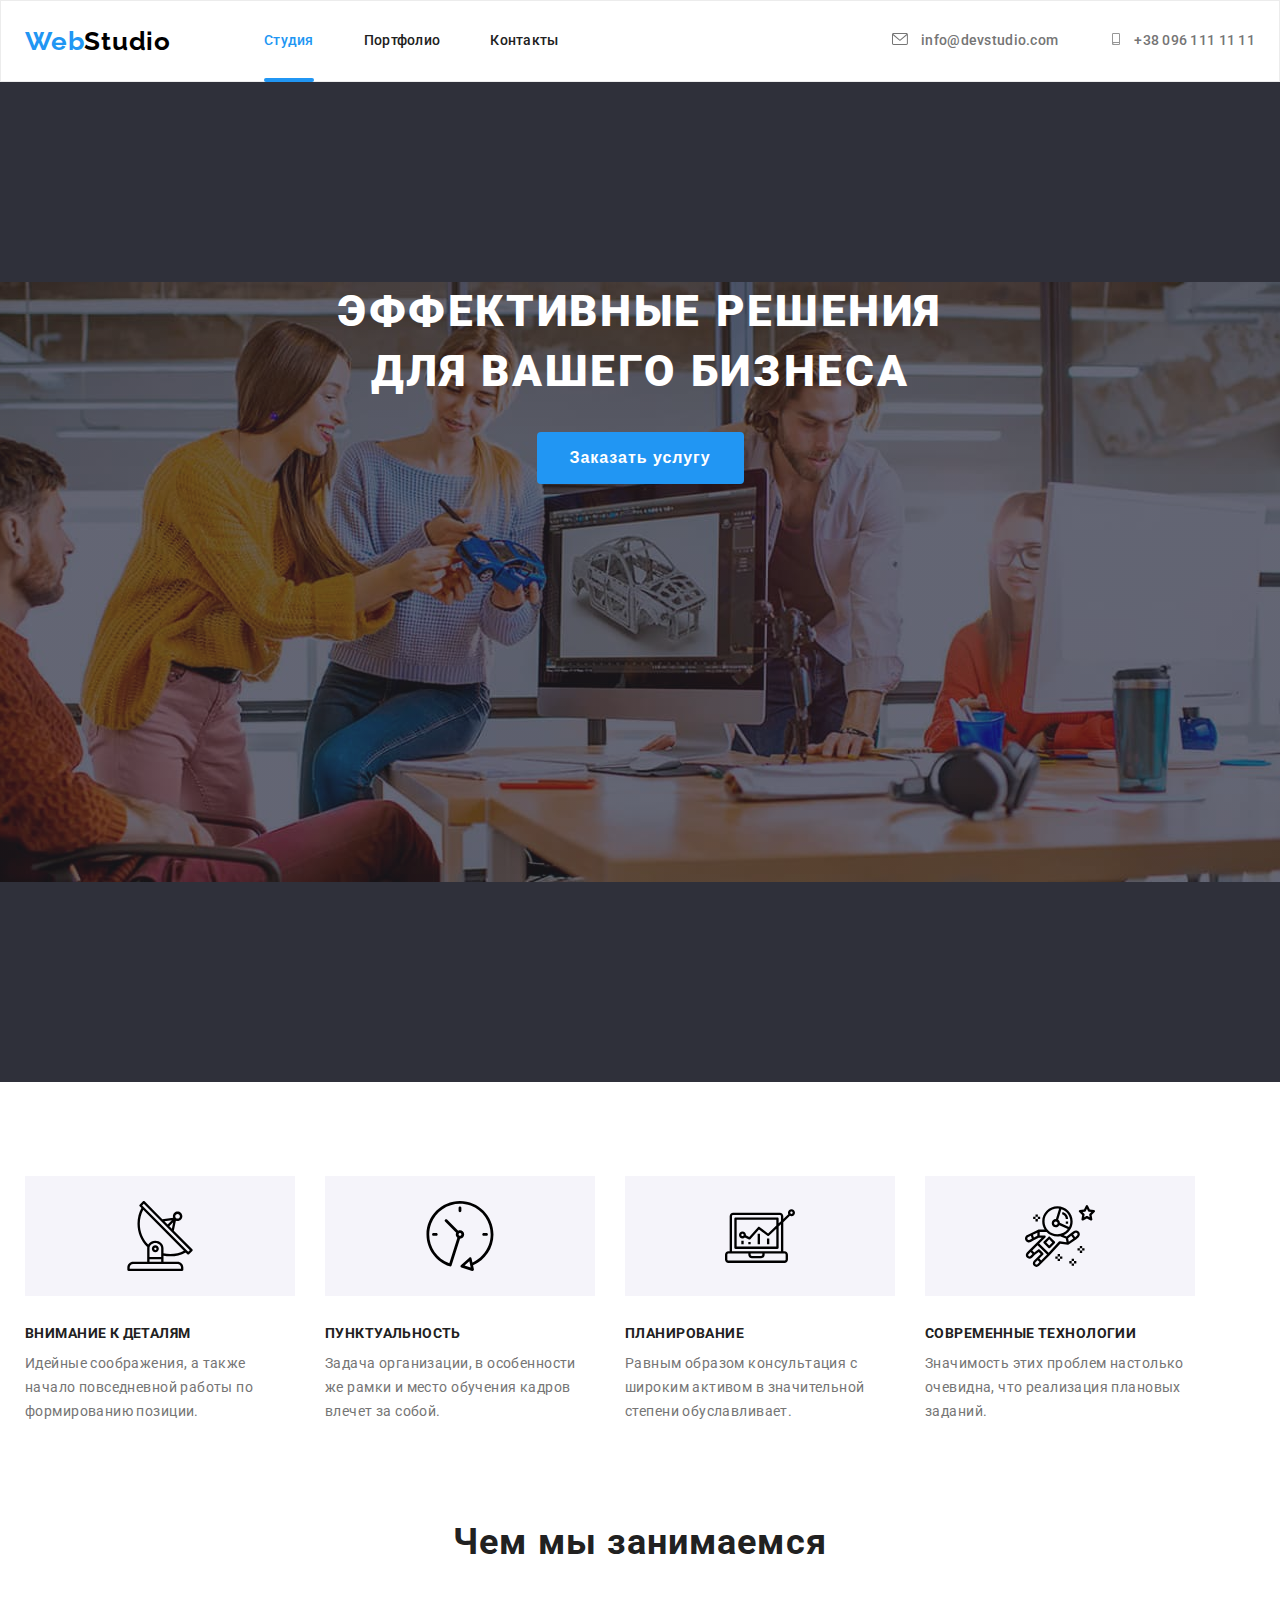
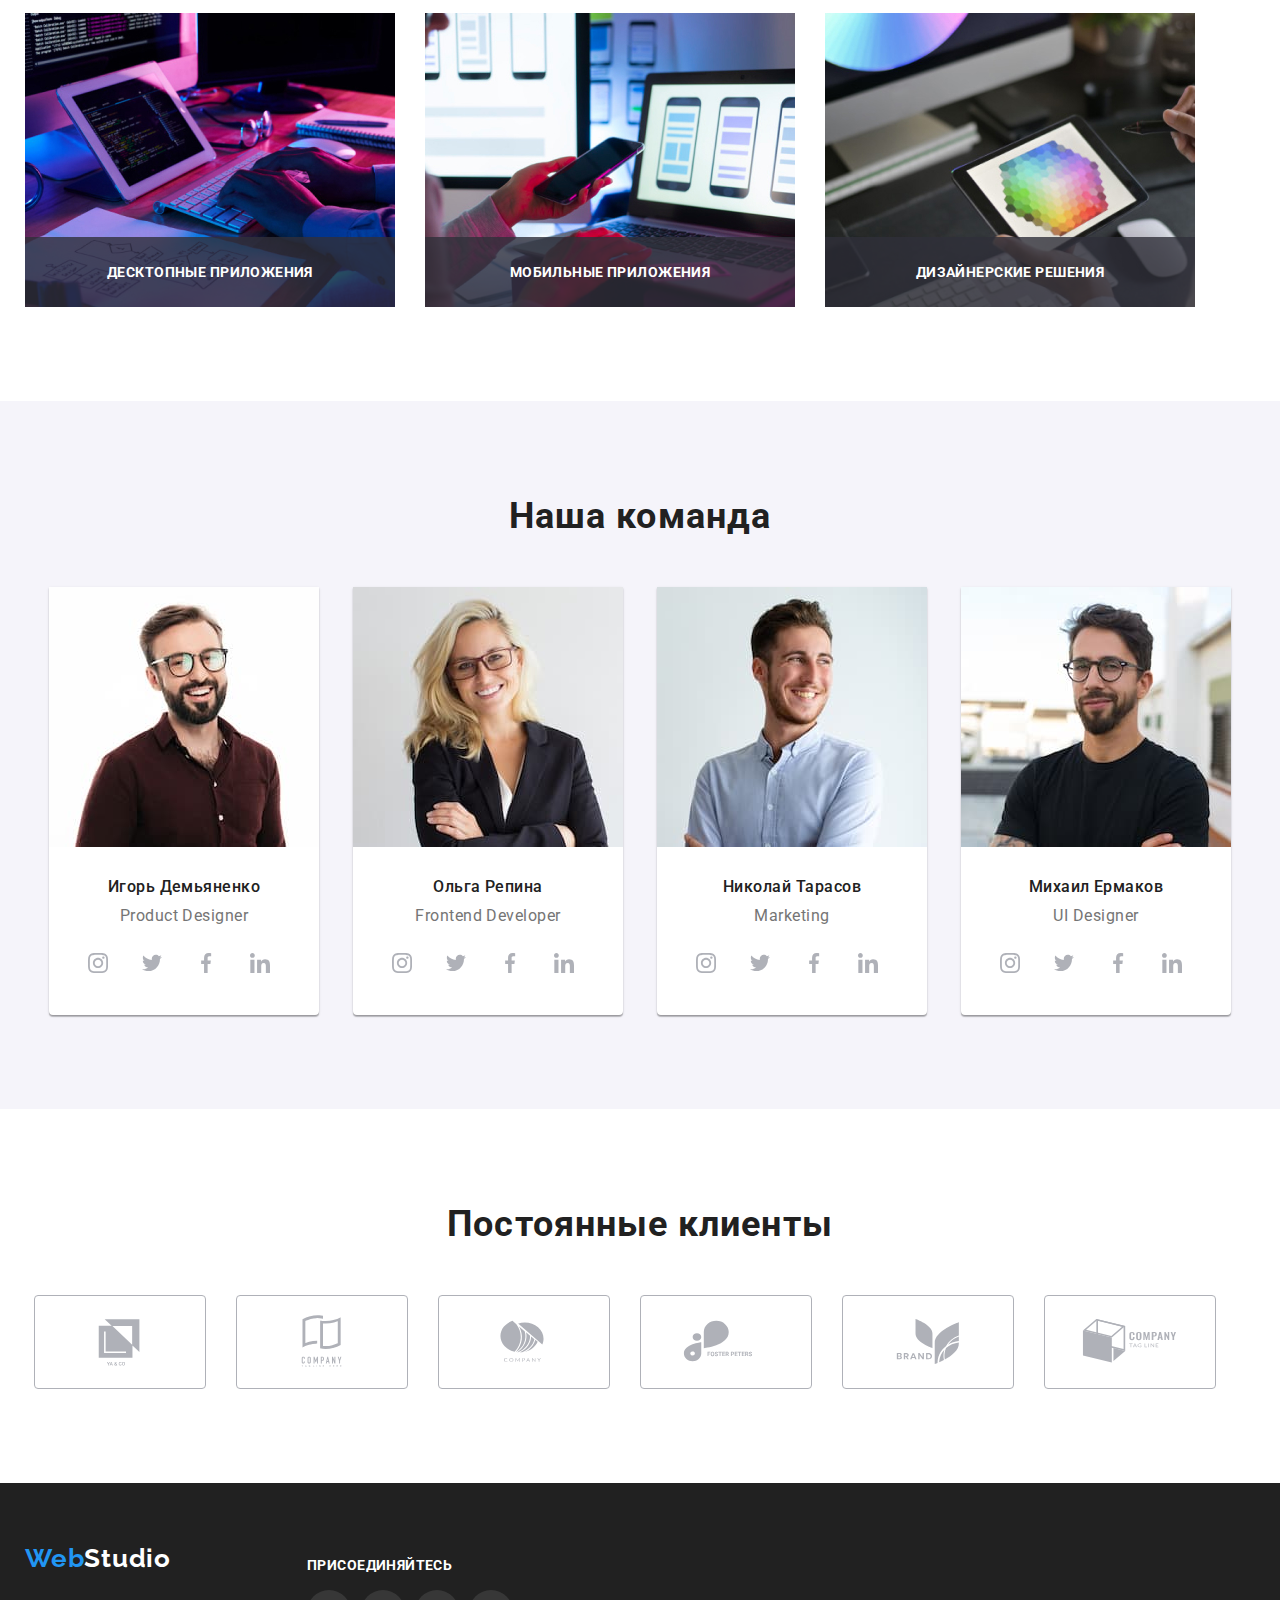
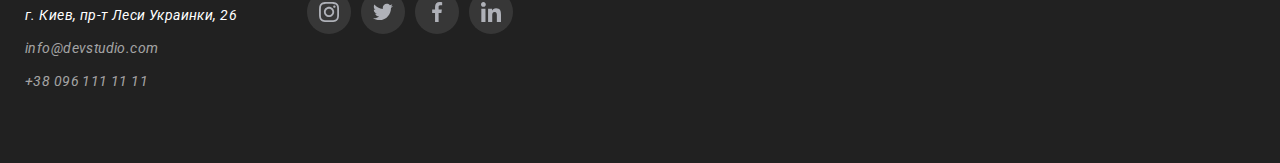
<file: index.html>
<!DOCTYPE html>
<html lang="ru">
  <head>
    <meta charset="UTF-8" />
    <meta http-equiv="X-UA-Compatible" content="IE=edge" />
    <meta name="viewport" content="width=device-width, initial-scale=1.0" />
    <title>Document</title>
    <link rel="stylesheet" href="./css/styles.css" />
    <link rel="preconnect" href="https://fonts.googleapis.com" />
    <link rel="preconnect" href="https://fonts.gstatic.com" crossorigin />
    <link
      href="https://fonts.googleapis.com/css2?family=Raleway:wght@700&family=Roboto:wght@400;500;700;900&display=swap"
      rel="stylesheet"
    />
    <link
      rel="stylesheet"
      href="https://cdnjs.cloudflare.com/ajax/libs/modern-normalize/1.1.0/modern-normalize.min.css"
      integrity="sha512-wpPYUAdjBVSE4KJnH1VR1HeZfpl1ub8YT/NKx4PuQ5NmX2tKuGu6U/JRp5y+Y8XG2tV+wKQpNHVUX03MfMFn9Q=="
      crossorigin="anonymous"
      referrerpolicy="no-referrer"
    />
    <link rel="stylesheet" href="css/styles.css" />
  </head>
  <body>
    <!--header-->

    <header class="header">
      <div class="container header-nav">
        <nav class="header-nav">
          <a href="./index.html" class="header-logo link"
            ><span class="header-logo-color">Web</span>Studio</a
          >
          <ul class="header-list list">
            <li class="header-item">
              <a class="header-link link active" href="./index.html">Студия</a>
            </li>
            <li class="header-item">
              <a class="header-link link" href="./portfolio.html">Портфолио</a>
            </li>
            <li class="header-item">
              <a class="header-link link" href="">Контакты</a>
            </li>
          </ul>
        </nav>
        <ul class="header-contacts-list list">
          <li class="header-contacts-item">
            <a class="header-contacts link" href="mailto:info@devstudio.com"
              ><svg class="header-icon">
                <use href="./images/symbol-defs.svg#icon-mail"></use>
              </svg>
              info@devstudio.com</a
            >
          </li>
          <li class="header-contacts-item">
            <a class="header-contacts link" href="tel:+380961111111"
              ><svg class="header-icon">
                <use href="./images/symbol-defs.svg#icon-smartphone"></use></svg>+38 096 111 11 11</a
            >
          </li>
        </ul>
      </div>
    </header>

    <!--main-->

    <main>

      <!--hero-->

      <section class="hero">
        <div class="hero-text">
          <h1 class="hero-title">
            Эффективные решения <br />для вашего бизнеса
          </h1>
          <button class="hero-button button-cursor" type="button" data-modal-open>
            Заказать услугу
          </button>
        </div>
      </section>

      <!--dignity-->

      <section class="dignity">
        <div class="container">
          <h2 hidden>описание достоинств</h2>

          <ul class="dignity-list list">
            
            <li class="dignity-item">
              <div class="dignity-icon-box">
                <svg class="dignity-icon">
                  <use href="./images/symbol-defs.svg#icon-antenna"></use>
                </svg>
              </div>
              <h3 class="dignity-title">Внимание к деталям</h3>
              <p class="dignity-text">
                Идейные соображения, а также начало повседневной работы по
                формированию позиции.
              </p>
            </li>

            <li class="dignity-item">
              <div class="dignity-icon-box">
                <svg class="dignity-icon">
                  <use href="./images/symbol-defs.svg#icon-clock"></use>
                </svg>
              </div>
              <h3 class="dignity-title">Пунктуальность</h3>
              <p class="dignity-text">
                Задача организации, в особенности же рамки и место обучения
                кадров влечет за собой.
              </p>
            </li>

            <li class="dignity-item">
              <div class="dignity-icon-box">
                <svg class="dignity-icon">
                  <use href="./images/symbol-defs.svg#icon-diagram"></use>
                </svg>
              </div>
              <h3 class="dignity-title">Планирование</h3>
              <p class="dignity-text">
                Равным образом консультация с широким активом в значительной
                степени обуславливает.
              </p>
            </li>

            <li class="dignity-item">
              <div class="dignity-icon-box">
                <svg class="dignity-icon">
                  <use href="./images/symbol-defs.svg#icon-astronaut"></use>
                </svg>
              </div>
              <h3 class="dignity-title">Современные технологии</h3>
              <p class="dignity-text">
                Значимость этих проблем настолько очевидна, что реализация
                плановых заданий.
              </p>
            </li>
          </ul>
        </div>
      </section>

      <!--work-->

      <section class="work">
        <div class="container">
          <h2 class="work-title">Чем мы занимаемся</h2>
          <ul class="work-list list">
            <li class="work-item">
              <img
                src="images/whatarewedoing1.jpg"
                class="work-img"
                alt="програмирование"
                width="370"
                height="294"
              />
              <h3 class="work-text">Десктопные приложения</h3>
            </li>
            <li class="work-item">
              <img
                src="images/whatarewedoing2.jpg"
                class="work-img"
                alt="создаем дизайн"
                width="370"
                height="294"
              />
              <h3 class="work-text">Мобильные приложения</h3>
            </li>
            <li class="work-item">
              <img
                src="images/whatarewedoing3.jpg"
                class="work-img"
                alt="стрктурируем"
                width="370"
                height="294"
              />
              <h3 class="work-text">Дизайнерские решения</h3>
            </li>
          </ul>
        </div>
      </section>

      <!--team-->

      <section class="team">
        <div class="container">
          <h2 class="team-title-logo">Наша команда</h2>
          <ul class="team-list list">
            <li class="team-item">
              <img
                src="images/ourteam1.jpg"
                class="team-img link"
                alt="Игорь Демьяненко"
                width="270"
                height="260"
              />
              <h3 class="team-title">Игорь Демьяненко</h3>
              <p class="team-text" lang="en">Product Designer</p>
              <ul class="team-icon-list">
                <li class="team-icon-item">
                  <a class="team-icon-link link" href=""
                    ><svg class="team-icon">
                      <use
                        href="./images/symbol-defs.svg#icon-instagram"></use></svg></a>
                </li>
                <li class="team-icon-item">
                  <a class="team-icon-link link" href=""
                    ><svg class="team-icon">
                      <use
                        href="./images/symbol-defs.svg#icon-twitter"
                      ></use></svg ></a>
                </li>
                <li class="team-icon-item">
                  <a class="team-icon-link link" href=""
                    ><svg class="team-icon">
                      <use
                        href="./images/symbol-defs.svg#icon-facebook"
                      ></use></svg ></a>
                </li>
                <li class="team-icon-item">
                  <a class="team-icon-link link" href=""
                    ><svg class="team-icon">
                      <use
                        href="./images/symbol-defs.svg#icon-linkedin"
                      ></use></svg></a>
                </li>
              </ul>
            </li>
            <li class="team-item">
              <img
                src="images/ourteam2.jpg"
                class="team-img link"
                alt="Ольга Репина"
                width="270"
                height="260"
              />
              <h3 class="team-title">Ольга Репина</h3>
              <p class="team-text" lang="en">Frontend Developer</p>
              <ul class="team-icon-list">
                <li class="team-icon-item">
                  <a class="team-icon-link link" href=""
                    ><svg class="team-icon">
                      <use
                        href="./images/symbol-defs.svg#icon-instagram"
                      ></use></svg ></a>
                </li>
                <li class="team-icon-item">
                  <a class="team-icon-link link" href=""
                    ><svg class="team-icon">
                      <use
                        href="./images/symbol-defs.svg#icon-twitter"
                      ></use></svg></a>
                </li>
                <li class="team-icon-item">
                  <a class="team-icon-link link" href=""
                    ><svg class="team-icon">
                      <use
                        href="./images/symbol-defs.svg#icon-facebook"
                      ></use></svg></a>
                </li>
                <li class="team-icon-item">
                  <a class="team-icon-link link" href=""
                    ><svg class="team-icon">
                      <use
                        href="./images/symbol-defs.svg#icon-linkedin"
                      ></use></svg></a>
                </li>
              </ul>
            </li>
            <li class="team-item">
              <img
                src="images/ourteam3.jpg"
                class="team-img link"
                alt="Николай Тарасов"
                width="270"
                height="260"
              />
              <h3 class="team-title">Николай Тарасов</h3>
              <p class="team-text" lang="en">Marketing</p>
              <ul class="team-icon-list">
                <li class="team-icon-item">
                  <a class="team-icon-link link" href=""
                    ><svg class="team-icon">
                      <use
                        href="./images/symbol-defs.svg#icon-instagram"
                      ></use></svg></a>
                </li>
                <li class="team-icon-item">
                  <a class="team-icon-link link" href=""
                    ><svg class="team-icon">
                      <use
                        href="./images/symbol-defs.svg#icon-twitter"
                      ></use></svg></a>
                </li>
                <li class="team-icon-item">
                  <a class="team-icon-link link" href=""
                    ><svg class="team-icon">
                      <use
                        href="./images/symbol-defs.svg#icon-facebook"
                      ></use></svg></a>
                </li>
                <li class="team-icon-item">
                  <a class="team-icon-link link" href=""
                    ><svg class="team-icon">
                      <use
                        href="./images/symbol-defs.svg#icon-linkedin"
                      ></use></svg></a>
                </li>
              </ul>
            </li>
            <li class="team-item">
              <img
                src="images/ourteam4.jpg"
                class="team-img link"
                alt="Михаил Ермаков"
                width="270"
                height="260"
              />
              <h3 class="team-title">Михаил Ермаков</h3>
              <p class="team-text" lang="en">UI Designer</p>
              <ul class="team-icon-list">
                <li class="team-icon-item">
                  <a class="team-icon-link link" href=""
                    ><svg class="team-icon">
                      <use
                        href="./images/symbol-defs.svg#icon-instagram"
                      ></use></svg ></a>
                </li>
                <li class="team-icon-item">
                  <a class="team-icon-link link" href=""
                    ><svg class="team-icon">
                      <use
                        href="./images/symbol-defs.svg#icon-twitter"
                      ></use></svg ></a>
                </li>
                <li class="team-icon-item">
                  <a class="team-icon-link link" href=""
                    ><svg class="team-icon">
                      <use
                        href="./images/symbol-defs.svg#icon-facebook"
                      ></use></svg ></a>
                </li>
                <li class="team-icon-item">
                  <a class="team-icon-link link" href=""
                    ><svg class="team-icon">
                      <use
                        href="./images/symbol-defs.svg#icon-linkedin"
                      ></use></svg ></a>
                </li>
              </ul>
            </li>
          </ul>
        </div>
      </section>

      <section class="clients">
        <div class="container">
          <h3 class="clients-title">Постоянные клиенты</h3>
          <ul class="clients-list list">
            <li class="clients-item">
              <a class="clients-link" href=""
                ><svg class="clients-logo">
                  <use href="./images/symbol-defs.svg#icon-Logo1"></use></svg></a>
            </li>
            <li class="clients-item">
              <a class="clients-link" href=""
                ><svg class="clients-logo">
                  <use href="./images/symbol-defs.svg#icon-Logo2"></use></svg></a>
            </li>
            <li class="clients-item">
              <a class="clients-link" href=""
                ><svg class="clients-logo">
                  <use href="./images/symbol-defs.svg#icon-Logo3"></use></svg></a>
            </li>
            <li class="clients-item">
              <a class="clients-link" href=""
                ><svg class="clients-logo">
                  <use href="./images/symbol-defs.svg#icon-Logo4"></use></svg ></a>
            </li>
            <li class="clients-item">
              <a class="clients-link" href=""
                ><svg class="clients-logo">
                  <use href="./images/symbol-defs.svg#icon-Logo5"></use></svg></a>
            </li>
            <li class="clients-item">
              <a class="clients-link" href=""
                ><svg class="clients-logo">
                  <use href="./images/symbol-defs.svg#icon-Logo6"></use></svg></a>
            </li>
          </ul>
        </div>

      </section>

    </main>

    <!--footer-->

    <footer class="footer">
      <div class="footer-box container">
        <div>
          <a href="./index.html" class="footer-logo link"
            ><span class="footer-logo-color">Web</span>Studio</a
          >
          <address>
            <p class="footer-text">г. Киев, пр-т Леси Украинки, 26</p>
            <ul class="footer-list list">
              <li class="footer-item">
                <a class="footer-link link" href="mailto:info@devstudio.com"
                  >info@devstudio.com</a
                >
              </li>
              <li class="footer-item">
                <a class="footer-link link" href="tel:+380961111111"
                  >+38 096 111 11 11</a
                >
              </li>
            </ul>
          </address>
        </div>
        <div class="footer-icon-box">
          <h3 class="footer-icon-title">Присоединяйтесь</h3>
          <ul class="team-icon-list">
            <li class="team-icon-item">
              <a class="team-icon-link footer-icon-color link" href=""
                ><svg class="team-icon">
                  <use
                    href="./images/symbol-defs.svg#icon-instagram"
                  ></use></svg></a>
            </li>
            <li class="team-icon-item">
              <a class="team-icon-link footer-icon-color link" href=""
                ><svg class="team-icon">
                  <use href="./images/symbol-defs.svg#icon-twitter"></use></svg ></a>
            </li>
            <li class="team-icon-item">
              <a class="team-icon-link footer-icon-color link" href=""
                ><svg class="team-icon">
                  <use href="./images/symbol-defs.svg#icon-facebook"></use></svg></a>
            </li>
            <li class="team-icon-item">
              <a class="team-icon-link footer-icon-color link" href=""
                ><svg class="team-icon">
                  <use href="./images/symbol-defs.svg#icon-linkedin"></use></svg ></a>
            </li>
          </ul>
        </div>
      </div>
    </footer>
    <div class="backdrop is-hidden" data-modal>
      <div class="modal">
          <button type="button" class="modal-button" data-modal-close><svg class="buttom-close"><use href="./images/symbol-defs.svg#icon-close-black"></use></svg> </button>
          <form action="" class="modal-form">
          <h2 class="modal-title">Оставьте свои данные, мы вам перезвоним</h2>

          <div class="modal-list">
            <label for="name">Имя</label>
            <span class="modal-icon-box">
              <svg class="madal-icon">
                <use href="./images/symbol-defs.svg#form-icon-person" width="18" height="18"></use></svg >
              <input type="text" name="user-name" id="name">
            </span>
          </div>


          <div class="modal-list">
            <label for="tel">Телефон</label>
            <span class="modal-icon-box">
              <svg class="madal-icon">
                <use href="./images/symbol-defs.svg#form-icon-phone" width="18" height="18"></use></svg >
              <input type="tel" name="tel" id="tel">
            </span>
          </div>


          <div class="modal-list">
            <label for="mail">Почта</label>
            <span class="modal-icon-box">
              <svg class="madal-icon">
                <use href="./images/symbol-defs.svg#form-icon-email" width="18" height="18"></use></svg >
              <input type="imail" name="mail" id="mail">
            </span>
          </div>

          <div class="modal-list">
          <label for="comment">Комментарий</label>
          <textarea name="comment" id="comment" rows="10" placeholder="Введите текст"></textarea>
        </div>
        <div class="modal-list">
          <input type="checkbox" id="policy">
          <label for="policy" class="modal-policy">Соглашаюсь с рассылкой и принимаю Условия договора</label>
        </div>
        </form>


      </div>

    </div>
    <script src="./js/modal.js"></script>
  </body>
</html>
</file>
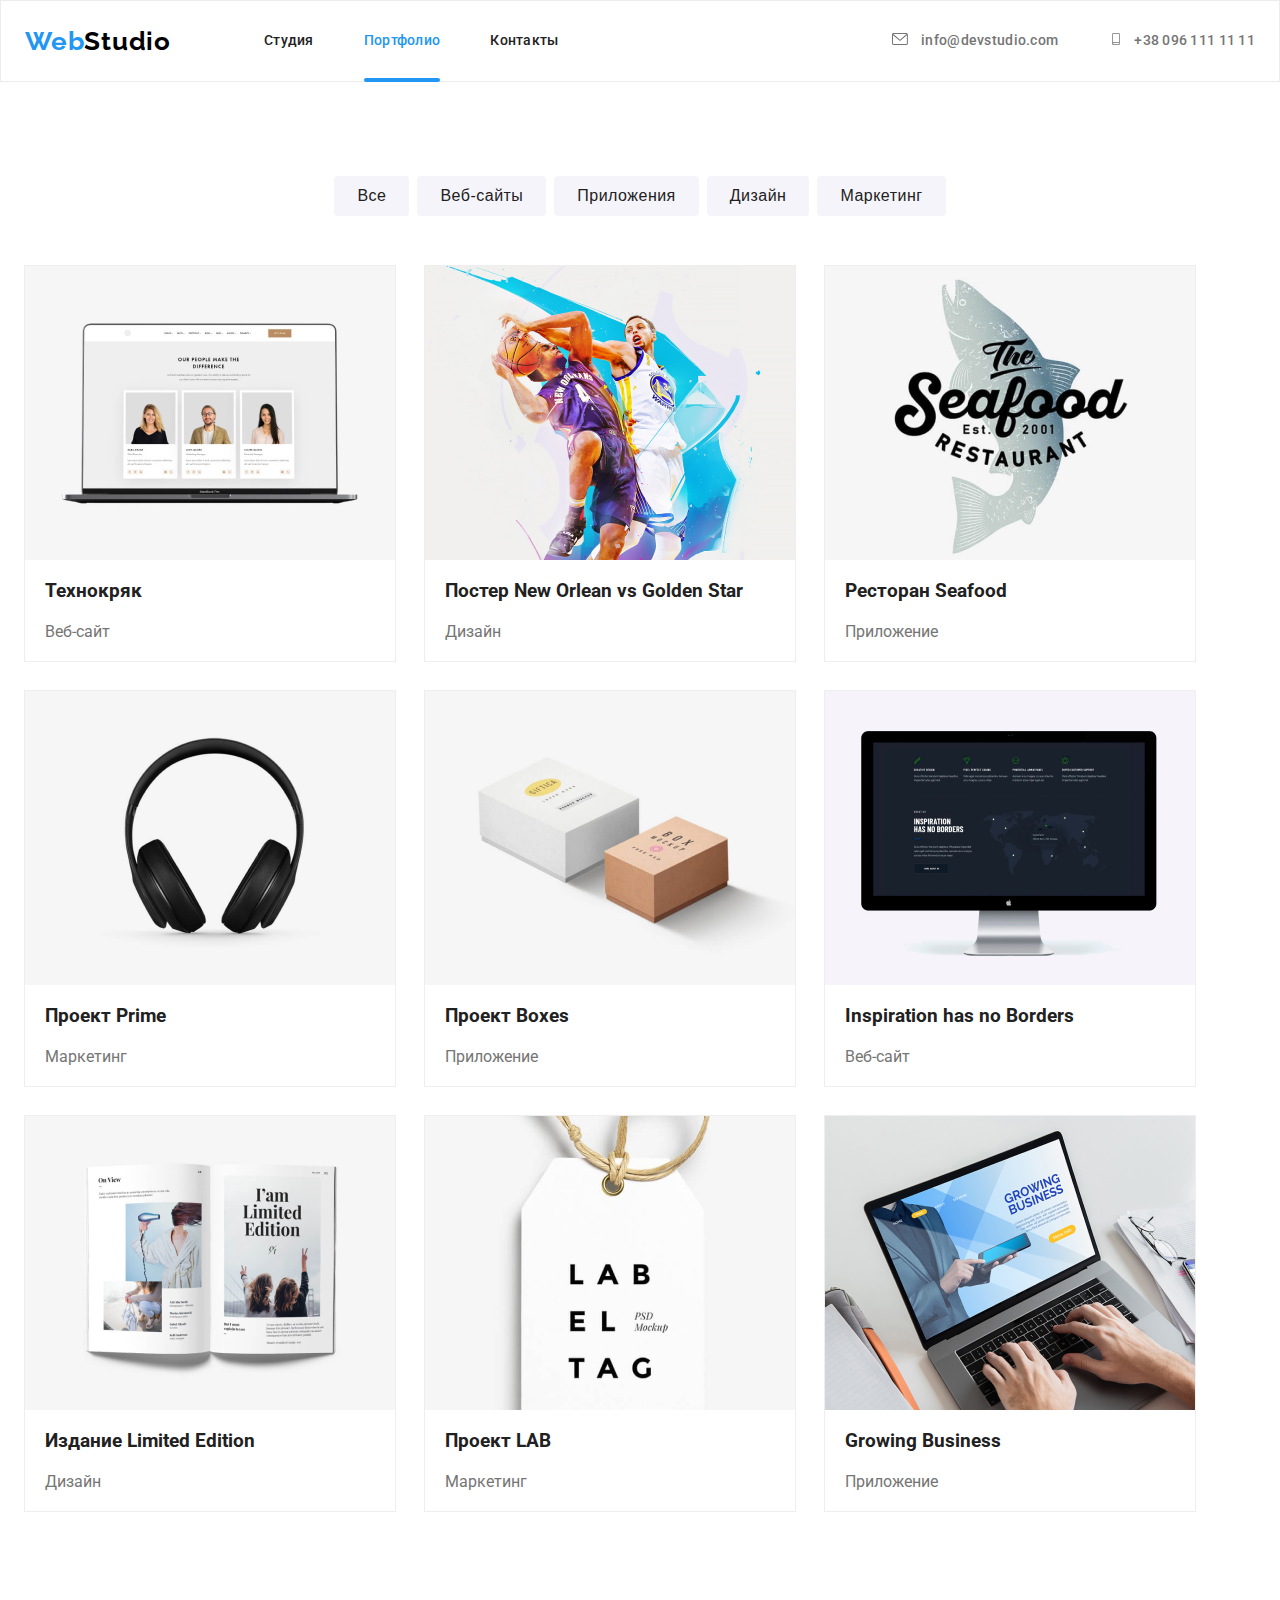
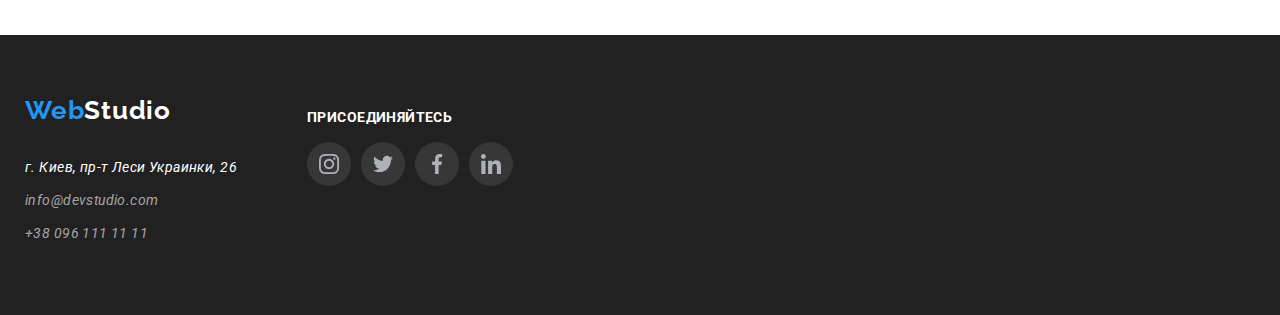
<file: portfolio.html>
<!DOCTYPE html>
<html lang="ru">
  <head>
    <meta charset="UTF-8" />
    <meta http-equiv="X-UA-Compatible" content="IE=edge" />
    <meta name="viewport" content="width=device-width, initial-scale=1.0" />
    <title>Document</title>
    <link rel="stylesheet" href="./css/styles.css" />
    <link rel="preconnect" href="https://fonts.googleapis.com" />
    <link rel="preconnect" href="https://fonts.gstatic.com" crossorigin />
    <link
      href="https://fonts.googleapis.com/css2?family=Raleway:wght@700&family=Roboto:wght@400;500;700;900&display=swap"
      rel="stylesheet"
    />
    <link
      rel="stylesheet"
      href="https://cdnjs.cloudflare.com/ajax/libs/modern-normalize/1.1.0/modern-normalize.min.css"
      integrity="sha512-wpPYUAdjBVSE4KJnH1VR1HeZfpl1ub8YT/NKx4PuQ5NmX2tKuGu6U/JRp5y+Y8XG2tV+wKQpNHVUX03MfMFn9Q=="
      crossorigin="anonymous"
      referrerpolicy="no-referrer"
    />
    <link rel="stylesheet" href="css/styles.css" />
  </head>
  <body>

    <!-- header -->

    <header class="header">
      <div class="container header-nav">
        <nav class="header-nav">
          <a href="./index.html" class="header-logo link"
            ><span class="header-logo-color">Web</span>Studio</a
          >
          <ul class="header-list list">
            <li class="header-item">
              <a class="header-link link" href="./index.html">Студия</a>
            </li>
            <li class="header-item">
              <a class="header-link link active" href="./portfolio.html"
                >Портфолио</a
              >
            </li>
            <li class="header-item">
              <a class="header-link link" href="">Контакты</a>
            </li>
          </ul>
        </nav>
        <ul class="header-contacts-list list">
          <li class="header-contacts-item">
            <a class="header-contacts link" href="mailto:info@devstudio.com"
              ><svg class="header-icon">
                <use href="./images/symbol-defs.svg#icon-mail"></use>
              </svg>
              info@devstudio.com</a
            >
          </li>
          <li class="header-contacts-item">
            <a class="header-contacts link" href="tel:+380961111111"
              ><svg class="header-icon">
                <use href="./images/symbol-defs.svg#icon-smartphone"></use></svg>+38 096 111 11 11</a>
          </li>
        </ul>
      </div>
    </header>

    <!-- navigation -->

    <main>
      <section class="navigation">
        <div class="container">
          <h1 hidden>навигация</h1>
          <ul class="navigation-list list">
            <li class="navigation-item">
              <button class="navigation-button button-cursor" type="button">
                Все
              </button>
            </li>
            <li class="navigation-item">
              <button class="navigation-button button-cursor" type="button">
                Веб-сайты
              </button>
            </li>
            <li class="navigation-item">
              <button class="navigation-button button-cursor" type="button">
                Приложения
              </button>
            </li>
            <li class="navigation-item">
              <button class="navigation-button button-cursor" type="button">
                Дизайн
              </button>
            </li>
            <li class="navigation-item">
              <button class="navigation-button button-cursor" type="button">
                Маркетинг
              </button>
            </li>
          </ul>
        </div>

        <!-- working -->

        <div class="container">
          <h2 hidden>примеры работ</h2>
          <ul class="working-list list">
            <li class="working-item">
              <div class="working-img-box">
                <img
                  src="./images/homework02/Techno-crack-web-site.jpg"
                  class="working-img"
                  alt="ноутбук с веб сайтом"
                  width="370"
                  height="294"
                  />
                 <p class="working-text-hover">Технокряк это современная площадка распространения коронавируса. Компании используют эту платформу для цифрового шпионажа и атак на защищённые сервера конкурентов.</p>
              </div>
              
              <h3 class="working-title">Технокряк</h3>
              <p class="working-text">Веб-сайт</p>
            </li>
            <li class="working-item">
            <div class="working-img-box">
              <img
                src="./images/homework02/new-orlean-vs-golden-star.jpg"
                class="working-img"
                alt="Постер New Orlean vs Golden Star"
                width="370"
                height="294"
              />
              <p class="working-text-hover">Технокряк это современная площадка распространения коронавируса. Компании используют эту платформу для цифрового шпионажа и атак на защищённые сервера конкурентов.</p>
            </div>
              <h3 class="working-title">
                Постер <span lang="en">New Orlean vs Golden Star</span>
              </h3>
              <p class="working-text">Дизайн</p>
            </li>
            
            <li class="working-item">
              <div class="working-img-box">
                <img
                  src="./images/homework02/restaurant-seafood.jpg"
                  class="working-img"
                  alt="логотип ресторана Seafood"
                  width="370"
                  height="294"
                />
                <p class="working-text-hover">Технокряк это современная площадка распространения коронавируса. Компании используют эту платформу для цифрового шпионажа и атак на защищённые сервера конкурентов.</p>
              </div>
              <h3 class="working-title">
                Ресторан <span lang="en">Seafood</span>
              </h3>
              <p class="working-text">Приложение</p>
            </li>
            
            <li class="working-item">
              <div class="working-img-box">
                <img
                  src="./images/homework02/prodject-prime.jpg"
                  class="working-img"
                  alt="наушники"
                  width="370"
                  height="294"
                />
                <p class="working-text-hover">Технокряк это современная площадка распространения коронавируса. Компании используют эту платформу для цифрового шпионажа и атак на защищённые сервера конкурентов.</p>
              </div>
              <h3 class="working-title">Проект <span lang="en">Prime</span></h3>
              <p class="working-text">Маркетинг</p>
            </li>
            
            <li class="working-item">
              <div class="working-img-box">
                <img
                  src="./images/homework02/prodject-boxes.jpg"
                  class="working-img"
                  alt="коробки"
                  width="370"
                  height="294"
                />
                <p class="working-text-hover">Технокряк это современная площадка распространения коронавируса. Компании используют эту платформу для цифрового шпионажа и атак на защищённые сервера конкурентов.</p>
              </div>
            
              <h3 class="working-title">Проект <span lang="en">Boxes</span></h3>
              <p class="working-text">Приложение</p>
            </li>
            <li class="working-item">
              <div class="working-img-box">
              <img
                src="./images/homework02/inspiration-has-no-borders.jpg"
                class="working-img"
                alt="монитор эпл"
              />
            
              <p class="working-text-hover">Технокряк это современная площадка распространения коронавируса. Компании используют эту платформу для цифрового шпионажа и атак на защищённые сервера конкурентов.</p>
            </div>
              <h3 class="working-title" lang="en">
                Inspiration has no Borders
              </h3>
              <p class="working-text">Веб-сайт</p>
            </li>
            <li class="working-item">
              <div class="working-img-box">
              <img
                src="./images/homework02/limited-edition.jpg"
                class="working-img"
                alt="журнал"
                width="370"
                height="294"
              />
            
              <p class="working-text-hover">Технокряк это современная площадка распространения коронавируса. Компании используют эту платформу для цифрового шпионажа и атак на защищённые сервера конкурентов.</p>
            </div>
              <h3 class="working-title">
                Издание <span lang="en">Limited Edition</span>
              </h3>
              <p class="working-text">Дизайн</p>
            </li>
            <li class="working-item">
              <div class="working-img-box">
              <img
                src="./images/homework02/prodject-lab.jpg"
                class="working-img"
                alt="эмблеиа"
                width="370"
                height="294"
              />
            
              <p class="working-text-hover">Технокряк это современная площадка распространения коронавируса. Компании используют эту платформу для цифрового шпионажа и атак на защищённые сервера конкурентов.</p>
            </div>
              <h3 class="working-title">Проект <span lang="en">LAB</span></h3>
              <p class="working-text">Маркетинг</p>
            </li>
            <li class="working-item">
              <div class="working-img-box">
              <img
                src="./images/homework02/growing-business.jpg"
                alt="ноутбук"
              />
            
              <p class="working-text-hover">Технокряк это современная площадка распространения коронавируса. Компании используют эту платформу для цифрового шпионажа и атак на защищённые сервера конкурентов.</p>
            </div>
              <h3 class="working-title" lang="en">Growing Business</h3>
              <p class="working-text">Приложение</p>
            </li>
          </ul>
        </div>
      </section>
    </main>
    <footer class="footer">
      <div class="footer-box container">
        <div>
          <a href="./index.html" class="footer-logo link"
            ><span class="footer-logo-color">Web</span>Studio</a
          >
          <address>
            <p class="footer-text">г. Киев, пр-т Леси Украинки, 26</p>
            <ul class="footer-list list">
              <li class="footer-item">
                <a class="footer-link link" href="mailto:info@devstudio.com"
                  >info@devstudio.com</a
                >
              </li>
              <li class="footer-item">
                <a class="footer-link link" href="tel:+380961111111"
                  >+38 096 111 11 11</a
                >
              </li>
            </ul>
          </address>
        </div>
        <div class="footer-icon-box">
          <h3 class="footer-icon-title">Присоединяйтесь</h3>
          <ul class="team-icon-list">
            <li class="team-icon-item">
              <a class="team-icon-link footer-icon-color link" href=""
                ><svg class="team-icon">
                  <use
                    href="./images/symbol-defs.svg#icon-instagram"
                  ></use></svg></a>
            </li>
            <li class="team-icon-item">
              <a class="team-icon-link footer-icon-color link" href=""
                ><svg class="team-icon">
                  <use href="./images/symbol-defs.svg#icon-twitter"></use></svg ></a>
            </li>
            <li class="team-icon-item">
              <a class="team-icon-link footer-icon-color link" href=""
                ><svg class="team-icon">
                  <use href="./images/symbol-defs.svg#icon-facebook"></use></svg></a>
            </li>
            <li class="team-icon-item">
              <a class="team-icon-link footer-icon-color link" href=""
                ><svg class="team-icon">
                  <use href="./images/symbol-defs.svg#icon-linkedin"></use></svg></a>
            </li>
          </ul>
        </div>
      </div>
    </footer>
  </body>
</html>
</file>
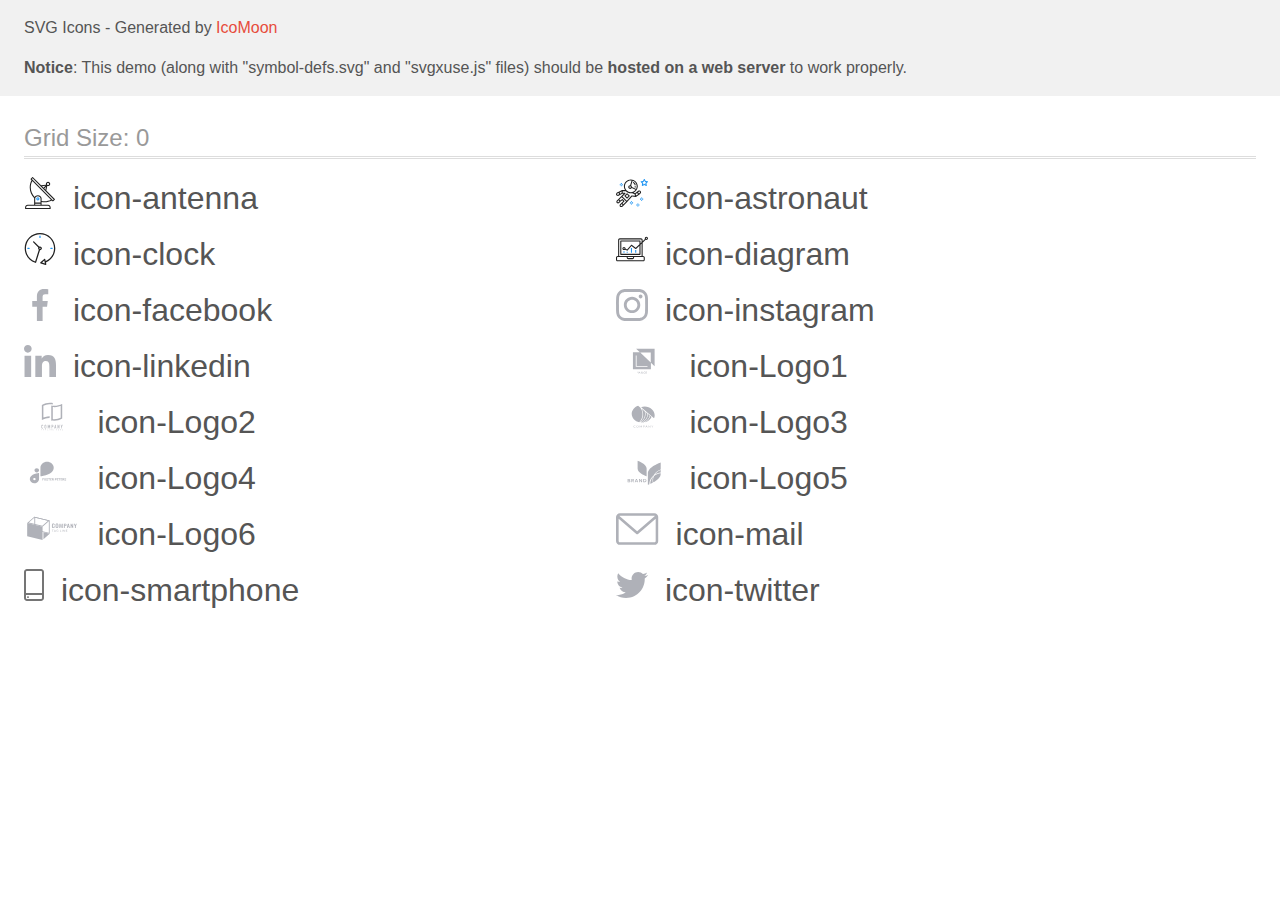
<file: images/icomoon/demo-external-svg.html>
<!doctype html>
<html>
<head>
    <title>IcoMoon - SVG Icons</title>
    <meta charset="utf-8">
    <meta name="viewport" content="width=device-width, initial-scale=1">
    <link rel="stylesheet" href="demo-files/demo.css">
    <link rel="stylesheet" href="style.css">
</head>
<body>
<header class="bgc1 clearfix">
<div class="mhl">
    <p>SVG Icons - Generated by <a href="https://icomoon.io/app">IcoMoon</a></p><p><strong>Notice</strong>: This demo (along with "symbol-defs.svg" and "svgxuse.js" files) should be <b>hosted on a web server</b> to work properly.</p>
</div>
</header>
    <div class="clearfix mhl ptl">
        <h1 class="mvm mtn fgc1">Grid Size: 0</h1>
        <div class="glyph fs1">
            <div class="clearfix pbs">
                <svg class="icon icon-antenna"><use xlink:href="symbol-defs.svg#icon-antenna"></use></svg><span class="name"> icon-antenna</span>
            </div>
        </div>
        <div class="glyph fs1">
            <div class="clearfix pbs">
                <svg class="icon icon-astronaut"><use xlink:href="symbol-defs.svg#icon-astronaut"></use></svg><span class="name"> icon-astronaut</span>
            </div>
        </div>
        <div class="glyph fs1">
            <div class="clearfix pbs">
                <svg class="icon icon-clock"><use xlink:href="symbol-defs.svg#icon-clock"></use></svg><span class="name"> icon-clock</span>
            </div>
        </div>
        <div class="glyph fs1">
            <div class="clearfix pbs">
                <svg class="icon icon-diagram"><use xlink:href="symbol-defs.svg#icon-diagram"></use></svg><span class="name"> icon-diagram</span>
            </div>
        </div>
        <div class="glyph fs1">
            <div class="clearfix pbs">
                <svg class="icon icon-facebook"><use xlink:href="symbol-defs.svg#icon-facebook"></use></svg><span class="name"> icon-facebook</span>
            </div>
        </div>
        <div class="glyph fs1">
            <div class="clearfix pbs">
                <svg class="icon icon-instagram"><use xlink:href="symbol-defs.svg#icon-instagram"></use></svg><span class="name"> icon-instagram</span>
            </div>
        </div>
        <div class="glyph fs1">
            <div class="clearfix pbs">
                <svg class="icon icon-linkedin"><use xlink:href="symbol-defs.svg#icon-linkedin"></use></svg><span class="name"> icon-linkedin</span>
            </div>
        </div>
        <div class="glyph fs1">
            <div class="clearfix pbs">
                <svg class="icon icon-Logo1"><use xlink:href="symbol-defs.svg#icon-Logo1"></use></svg><span class="name"> icon-Logo1</span>
            </div>
        </div>
        <div class="glyph fs1">
            <div class="clearfix pbs">
                <svg class="icon icon-Logo2"><use xlink:href="symbol-defs.svg#icon-Logo2"></use></svg><span class="name"> icon-Logo2</span>
            </div>
        </div>
        <div class="glyph fs1">
            <div class="clearfix pbs">
                <svg class="icon icon-Logo3"><use xlink:href="symbol-defs.svg#icon-Logo3"></use></svg><span class="name"> icon-Logo3</span>
            </div>
        </div>
        <div class="glyph fs1">
            <div class="clearfix pbs">
                <svg class="icon icon-Logo4"><use xlink:href="symbol-defs.svg#icon-Logo4"></use></svg><span class="name"> icon-Logo4</span>
            </div>
        </div>
        <div class="glyph fs1">
            <div class="clearfix pbs">
                <svg class="icon icon-Logo5"><use xlink:href="symbol-defs.svg#icon-Logo5"></use></svg><span class="name"> icon-Logo5</span>
            </div>
        </div>
        <div class="glyph fs1">
            <div class="clearfix pbs">
                <svg class="icon icon-Logo6"><use xlink:href="symbol-defs.svg#icon-Logo6"></use></svg><span class="name"> icon-Logo6</span>
            </div>
        </div>
        <div class="glyph fs1">
            <div class="clearfix pbs">
                <svg class="icon icon-mail"><use xlink:href="symbol-defs.svg#icon-mail"></use></svg><span class="name"> icon-mail</span>
            </div>
        </div>
        <div class="glyph fs1">
            <div class="clearfix pbs">
                <svg class="icon icon-smartphone"><use xlink:href="symbol-defs.svg#icon-smartphone"></use></svg><span class="name"> icon-smartphone</span>
            </div>
        </div>
        <div class="glyph fs1">
            <div class="clearfix pbs">
                <svg class="icon icon-twitter"><use xlink:href="symbol-defs.svg#icon-twitter"></use></svg><span class="name"> icon-twitter</span>
            </div>
        </div>
  </div>
<script defer src="svgxuse.js"></script>
</body>
</html>
</file>
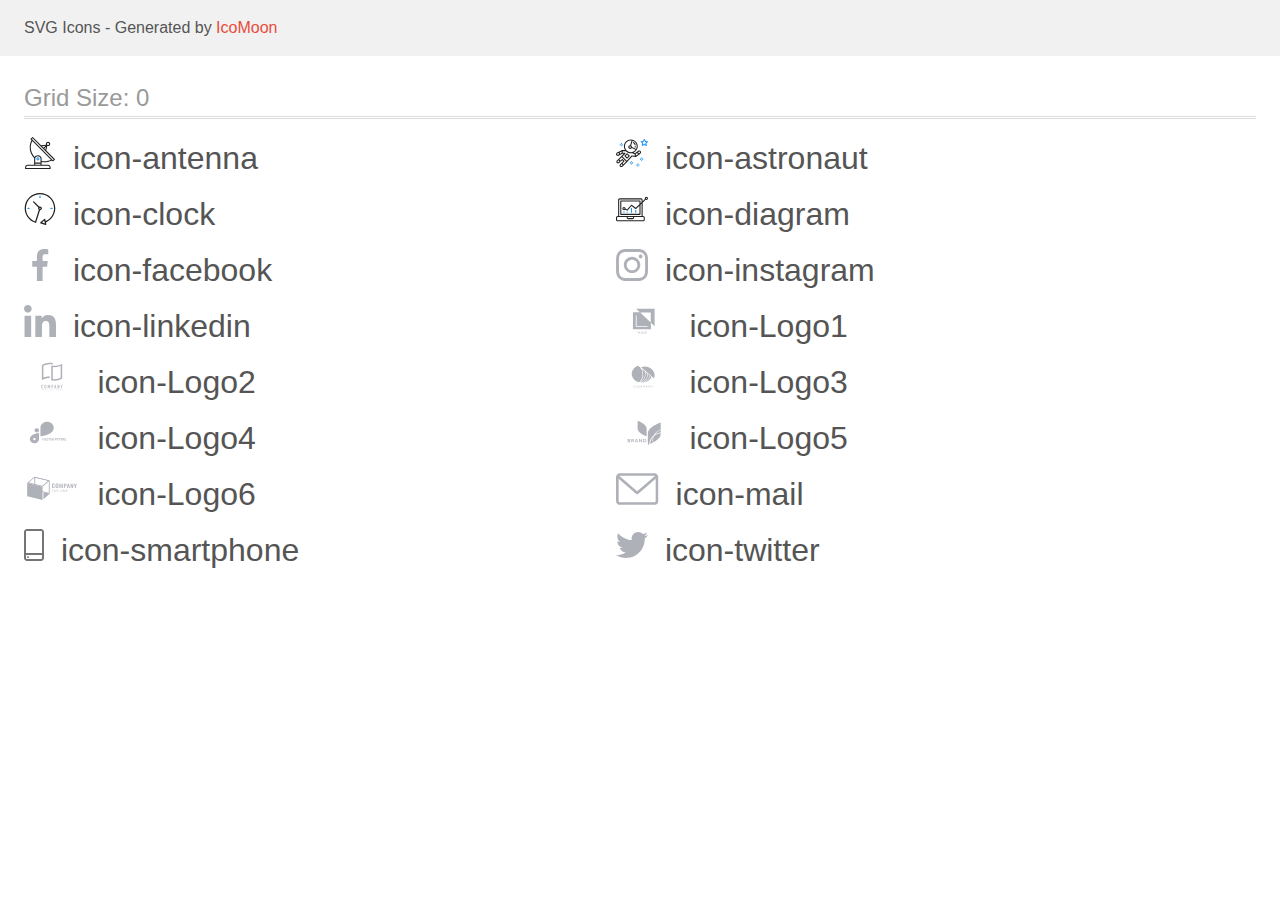
<file: images/icomoon/demo.html>
<!doctype html>
<html>
<head>
    <title>IcoMoon - SVG Icons</title>
    <meta charset="utf-8">
    <meta name="viewport" content="width=device-width, initial-scale=1">
    <link rel="stylesheet" href="demo-files/demo.css">
    <link rel="stylesheet" href="style.css">
</head>
<body>
<svg aria-hidden="true" style="position: absolute; width: 0; height: 0; overflow: hidden;" version="1.1" xmlns="http://www.w3.org/2000/svg" xmlns:xlink="http://www.w3.org/1999/xlink">
<defs>
<symbol id="icon-antenna" viewBox="0 0 32 32">
<path fill="#212121" style="fill: var(--color1, #212121)" d="M30.773 22.098l-8.443-8.505 0.937-4.616c0.225 0.090 0.485 0.144 0.758 0.146h0.007c0.008 0 0.017 0 0.026 0 1.192 0 2.159-0.967 2.159-2.159s-0.967-2.159-2.159-2.159c-1.192 0-2.159 0.967-2.159 2.159 0 0.259 0.046 0.508 0.13 0.739l-0.005-0.015-4.96 0.606-8.091-8.133c-0.096-0.098-0.229-0.159-0.376-0.16h-0c-0.14 0.001-0.274 0.057-0.373 0.155l-1.512 1.504c-0.096 0.097-0.156 0.23-0.156 0.377s0.060 0.281 0.156 0.377v0l0.814 0.825c-1.143 2.062-1.816 4.522-1.816 7.139 0 4.106 1.656 7.824 4.336 10.525l-0.001-0.001c0.043 0.041 0.092 0.074 0.146 0.097-0.032 0.164-0.051 0.353-0.052 0.546v6.188h-6.4c-1.472 0.001-2.666 1.194-2.667 2.666v1.067c0 0.295 0.239 0.534 0.534 0.534h24.534c0.294 0 0.533-0.239 0.533-0.534v-1.067c-0.002-1.472-1.195-2.665-2.666-2.666h-6.4v-2.742c1.003 0.21 2.024 0.317 3.049 0.32 2.58-0.003 5.005-0.663 7.117-1.822l-0.077 0.039 0.818 0.823c0.099 0.101 0.235 0.159 0.376 0.16 0.14-0.001 0.274-0.057 0.373-0.155l1.512-1.504c0.096-0.097 0.156-0.23 0.156-0.377s-0.060-0.281-0.156-0.377v0zM23.28 6.233c0.193-0.192 0.459-0.31 0.752-0.31 0.589 0 1.067 0.478 1.067 1.066s-0.477 1.066-1.067 1.066c-0 0-0 0-0 0h-0.004c-0.587-0.003-1.061-0.479-1.061-1.066 0-0.295 0.12-0.563 0.314-0.756l0-0h-0.002zM22.024 9.737l-0.598 2.946-1.175-1.183 1.774-1.763zM21.419 8.835l-1.92 1.909-1.486-1.493 3.406-0.416zM24.004 28.8c0.884 0 1.6 0.716 1.6 1.6v0 0.534h-23.466v-0.534c0-0.884 0.716-1.6 1.6-1.6v0h20.267zM16.538 26.666v1.067h-5.334v-1.067h5.334zM11.204 25.6v-4.053c0-1.294 1.196-2.346 2.667-2.346s2.667 1.053 2.667 2.346v4.053h-5.334zM17.604 23.904v-2.357c0-1.882-1.675-3.413-3.733-3.413-0.017-0-0.038-0-0.058-0-1.353 0-2.54 0.707-3.213 1.771l-0.009 0.016c-2.36-2.482-3.812-5.846-3.812-9.55 0-2.314 0.567-4.496 1.569-6.414l-0.036 0.077 18.602 18.709c-1.823 0.947-3.979 1.502-6.266 1.502-1.079 0-2.128-0.124-3.136-0.357l0.093 0.018zM28.893 23.22l-21.057-21.181 0.754-0.752 7.935 7.98c0.004 0 0.006 0.007 0.010 0.010l13.114 13.191-0.757 0.752z"></path>
<path fill="#2196f3" style="fill: var(--color2, #2196f3)" d="M13.876 20.267h-0.005c-0.001 0-0.002 0-0.002 0-0.884 0-1.6 0.716-1.6 1.6s0.715 1.599 1.597 1.6h0.005c0.001 0 0.001 0 0.002 0 0.884 0 1.6-0.716 1.6-1.6s-0.715-1.599-1.598-1.6h-0zM14.249 22.245c-0.096 0.096-0.229 0.155-0.376 0.155-0.295 0-0.534-0.239-0.534-0.534s0.238-0.533 0.532-0.533h0c0.293 0.001 0.531 0.239 0.531 0.533 0 0.148-0.060 0.282-0.157 0.378l-0 0h0.005z"></path>
</symbol>
<symbol id="icon-astronaut" viewBox="0 0 32 32">
<path fill="#2196f3" style="fill: var(--color2, #2196f3)" d="M31.974 4.524c-0.064-0.191-0.227-0.332-0.427-0.362l-0.003-0-1.911-0.278-0.855-1.731c-0.179-0.365-0.777-0.365-0.956 0l-0.855 1.731-1.911 0.278c-0.26 0.039-0.457 0.26-0.457 0.528 0 0.15 0.062 0.285 0.161 0.382l1.383 1.348-0.326 1.903c-0.034 0.2 0.048 0.402 0.212 0.522 0.166 0.12 0.383 0.135 0.562 0.040l1.709-0.899 1.709 0.899c0.072 0.038 0.157 0.061 0.247 0.061 0.295 0 0.534-0.239 0.534-0.534 0-0.031-0.003-0.062-0.008-0.092l0 0.003-0.326-1.903 1.383-1.348c0.099-0.097 0.161-0.233 0.161-0.382 0-0.059-0.009-0.115-0.027-0.168l0.001 0.004zM29.511 5.851c-0.126 0.122-0.183 0.299-0.153 0.472l0.191 1.114-1-0.526c-0.072-0.039-0.158-0.062-0.249-0.062s-0.177 0.023-0.252 0.063l0.003-0.001-1 0.526 0.191-1.114c0.005-0.027 0.008-0.059 0.008-0.091 0-0.149-0.061-0.285-0.16-0.381l-0-0-0.811-0.79 1.119-0.162c0.174-0.025 0.324-0.134 0.402-0.292l0.5-1.013 0.5 1.013c0.078 0.158 0.228 0.267 0.402 0.292l1.119 0.162-0.809 0.79zM26.134 20.522h-1.067v1.067h1.067v-1.067zM26.134 22.656h-1.067v1.066h1.067v-1.066zM27.2 21.589h-1.067v1.067h1.067v-1.067zM25.067 21.589h-1.067v1.067h1.067v-1.067zM22.4 26.389h-1.067v1.067h1.067v-1.067zM22.4 28.523h-1.067v1.067h1.067v-1.067zM23.467 27.456h-1.067v1.067h1.067v-1.067zM21.334 27.456h-1.067v1.067h1.067v-1.067zM16 24.256h-1.066v1.067h1.066v-1.067zM16 26.389h-1.066v1.067h1.066v-1.067zM17.067 25.322h-1.067v1.067h1.067v-1.067zM14.934 25.322h-1.067v1.067h1.067v-1.067zM5.867 6.122h-1.066v1.066h1.066v-1.066zM5.867 8.256h-1.066v1.066h1.066v-1.066zM6.933 7.189h-1.067v1.067h1.066v-1.067zM4.8 7.189h-1.067v1.067h1.067v-1.067z"></path>
<path fill="#212121" style="fill: var(--color1, #212121)" d="M24.715 14.16c-0.28-0.376-0.698-0.636-1.179-0.703l-0.009-0.001c-0.076-0.012-0.164-0.018-0.254-0.018-0.411 0-0.789 0.139-1.090 0.373l0.004-0.003-1.253 0.96-1.898 1.417-1.358-0.541c2.421-1.086 4.113-3.508 4.113-6.32 0-3.823-3.122-6.934-6.961-6.934s-6.961 3.11-6.961 6.934c0 1.386 0.415 2.674 1.12 3.759l-2.768-0.024c-0.009 0-0.016 0.005-0.023 0.005-0.057 0.003-0.11 0.014-0.159 0.033l0.004-0.001c-0.013 0.005-0.026 0.007-0.038 0.013-0.006 0.003-0.013 0.003-0.019 0.006l-3.233 1.596c-0 0-0.001 0-0.001 0.001l-1.893 0.91c-0.024 0.011-0.045 0.023-0.065 0.036l0.001-0.001c-0.482 0.324-0.795 0.867-0.795 1.483 0 0.297 0.073 0.577 0.201 0.823l-0.005-0.010c0.22 0.424 0.592 0.742 1.043 0.885l0.013 0.003c0.161 0.053 0.345 0.083 0.537 0.083 0.308 0 0.598-0.078 0.851-0.216l-0.009 0.005 1.388-0.738 2.264-1.169 1.357-0.008-5.442 5.415c0 0.001-0.001 0.001-0.001 0.001l-1.339 1.333c-0.303 0.299-0.491 0.714-0.491 1.173 0 0.002 0 0.003 0 0.005v-0c0.002 0.919 0.748 1.664 1.667 1.664 0.001 0 0.002 0 0.002 0h-0c0.428 0 0.854-0.162 1.18-0.485l1.314-1.309 1.741-1.3 0.901 0.897-3.102 3.088c-0.303 0.299-0.491 0.714-0.491 1.173 0 0.001 0 0.003 0 0.004v-0c0 0.445 0.174 0.864 0.49 1.179 0.302 0.3 0.717 0.485 1.176 0.485 0.001 0 0.002 0 0.003 0h-0c0.427 0 0.855-0.162 1.18-0.485l4.488-4.472c0.007-0.006 0.016-0.009 0.022-0.016l5.166-5.658 3.471 0.494c0.025 0.004 0.050 0.006 0.075 0.006 0.064 0 0.127-0.016 0.187-0.038 0.017-0.006 0.032-0.015 0.049-0.023 0.019-0.010 0.039-0.015 0.058-0.027l3.213-2.133c0.012-0.008 0.018-0.021 0.029-0.030 0.013-0.010 0.029-0.014 0.041-0.026l1.271-1.191c0.348-0.326 0.564-0.787 0.564-1.3 0-0.4-0.132-0.769-0.355-1.066l0.003 0.005zM2.13 17.77c-0.098 0.054-0.215 0.086-0.34 0.086-0.078 0-0.153-0.013-0.224-0.036l0.005 0.001c-0.294-0.093-0.504-0.364-0.504-0.683 0-0.235 0.114-0.444 0.289-0.575l0.002-0.001 1.314-0.632 0.316 0.924 0.133 0.389-0.992 0.527zM5.627 15.942l-1.548 0.8-0.255-0.746-0.184-0.537 2.027-1.001-0.040 1.484zM20.727 9.322c0 0.918-0.219 1.785-0.599 2.56l-4.181-1.899c-0.044-0.575-0.342-1.072-0.782-1.384l-0.006-0.004 1.464-4.861c2.377 0.757 4.104 2.975 4.104 5.588zM8.938 9.322c0-3.235 2.644-5.867 5.894-5.867 0.253 0 0.5 0.022 0.745 0.053l-1.432 4.753c-0.019 0-0.037-0.006-0.057-0.006-0 0-0.001 0-0.001 0-1.032 0-1.869 0.835-1.872 1.867v0c0.003 1.031 0.84 1.867 1.872 1.867 0 0 0 0 0.001 0h-0c0.695 0 1.295-0.383 1.618-0.944l3.863 1.755c-1.075 1.447-2.795 2.39-4.737 2.39-3.25 0-5.894-2.632-5.894-5.867zM14.895 10.122c0 0.441-0.362 0.8-0.806 0.8-0 0-0.001 0-0.001 0-0.443 0-0.802-0.358-0.804-0.8v-0c0-0.441 0.361-0.8 0.806-0.8s0.806 0.359 0.806 0.8zM2.464 25.146c-0.11 0.109-0.261 0.176-0.428 0.176s-0.317-0.067-0.427-0.175l0 0c-0.109-0.108-0.176-0.257-0.176-0.422s0.067-0.314 0.176-0.422l0-0 0.962-0.959 0.852 0.848-0.959 0.954zM5.678 28.88c-0.11 0.109-0.261 0.176-0.428 0.176s-0.317-0.067-0.427-0.175l0 0c-0.109-0.108-0.176-0.257-0.176-0.422s0.067-0.314 0.176-0.422l0-0 0.963-0.959 0.852 0.848-0.96 0.955zM9.16 25.411l-0.001 0.001-1.765 1.76-0.852-0.848 1.765-1.757c0.040-0.040 0.065-0.088 0.090-0.136 0.007-0.014 0.020-0.026 0.026-0.040 0.016-0.041 0.019-0.085 0.026-0.128 0.003-0.025 0.014-0.048 0.014-0.073 0-0.035-0.013-0.070-0.020-0.105-0.006-0.032-0.006-0.064-0.019-0.096-0.025-0.053-0.055-0.098-0.092-0.138l0 0c-0.010-0.012-0.014-0.026-0.025-0.038h-0.001s0-0.001-0.001-0.002l-1.607-1.6c-0.017-0.017-0.039-0.024-0.058-0.038-0.025-0.021-0.054-0.040-0.084-0.056l-0.003-0.001c-0.026-0.012-0.058-0.023-0.090-0.031l-0.003-0.001c-0.030-0.009-0.065-0.017-0.101-0.020l-0.002-0c-0.007-0-0.015-0-0.023-0-0.026 0-0.051 0.002-0.075 0.005l0.003-0c-0.036 0.005-0.069 0.009-0.104 0.021s-0.064 0.027-0.094 0.045c-0.020 0.011-0.043 0.015-0.061 0.029l-1.774 1.324-0.901-0.897 2.399-2.386 4.36 4.289-0.928 0.919zM15.979 18.394c-0.016-0.002-0.030 0.004-0.046 0.003-0.008-0-0.017-0.001-0.027-0.001-0.031 0-0.062 0.003-0.092 0.008l0.003-0c-0.070 0.011-0.132 0.035-0.187 0.070l0.002-0.001c-0.030 0.018-0.057 0.037-0.083 0.061-0.013 0.011-0.028 0.016-0.040 0.029l-4.698 5.146-4.328-4.256 2.833-2.818c0.096-0.097 0.156-0.23 0.156-0.377 0-0.295-0.239-0.534-0.534-0.534-0.001 0-0.001 0-0.002 0h0l-2.219 0.013 0.028-1.607 3.104 0.027c1.264 1.297 3.027 2.101 4.978 2.101 0.001 0 0.002 0 0.003 0h-0c0.438 0 0.864-0.046 1.28-0.122 0.040 0.032 0.080 0.064 0.129 0.085l2.41 0.96 0.152 0.758 0.178 0.886-3.003-0.427zM20.020 18.572l-0.313-1.558 1.446-1.080 0.946 1.257-2.080 1.381zM23.773 15.741l-0.837 0.785-0.931-1.236 0.831-0.637c0.155-0.119 0.351-0.168 0.543-0.143 0.193 0.027 0.364 0.128 0.48 0.284 0.088 0.117 0.141 0.265 0.141 0.426 0 0.206-0.087 0.391-0.226 0.521l-0 0z"></path>
<path fill="#212121" style="fill: var(--color1, #212121)" d="M13.602 18.544l-2.143-2.134c-0.096-0.096-0.229-0.155-0.376-0.155s-0.28 0.059-0.376 0.155l-2.143 2.133c-0.097 0.097-0.156 0.23-0.156 0.378s0.060 0.281 0.156 0.378l-0-0 2.142 2.134c0.096 0.096 0.229 0.156 0.376 0.156s0.28-0.059 0.376-0.156v0l2.143-2.134c0.097-0.097 0.157-0.23 0.157-0.378s-0.060-0.281-0.157-0.378l-0-0zM11.083 20.303l-1.387-1.381 1.386-1.381 1.387 1.381-1.387 1.381zM17.164 5.071l-0.258 1.036c0.071 0.018 1.738 0.452 1.738 2.149h1.067c0-2.017-1.666-2.965-2.547-3.184zM19.711 9.322h-1.067v1.066h1.067v-1.066z"></path>
</symbol>
<symbol id="icon-clock" viewBox="0 0 32 32">
<path fill="#212121" style="fill: var(--color1, #212121)" d="M31.296 15.301c-0.001-8.452-6.855-15.303-15.308-15.301s-15.303 6.855-15.301 15.308c0.002 6.788 4.422 12.543 10.541 14.545l0.108 0.031c0.061 0.019 0.123 0.029 0.187 0.029 0.12 0 0.238-0.032 0.342-0.094 0.135-0.080 0.236-0.207 0.283-0.357l3.865-12.25c1.054-0.004 1.906-0.859 1.906-1.913 0-1.056-0.856-1.913-1.913-1.913-0.303 0-0.59 0.071-0.845 0.196l0.011-0.005-5.106-5.107c-0.114-0.11-0.271-0.179-0.443-0.179-0.352 0-0.638 0.286-0.638 0.638 0 0.172 0.068 0.328 0.179 0.443l-0-0 5.103 5.109c-0.121 0.241-0.191 0.525-0.191 0.826 0 0.602 0.283 1.137 0.723 1.48l0.004 0.003-3.682 11.673c-7.278-2.681-11.004-10.754-8.324-18.032s10.754-11.004 18.032-8.323c7.278 2.681 11.004 10.754 8.323 18.032-1.345 3.581-4.003 6.406-7.374 7.938l-0.088 0.036-0.398-1.874c-0.063-0.291-0.318-0.506-0.624-0.506-0.164 0-0.313 0.062-0.426 0.163l0.001-0.001-3.837 3.426c-0.132 0.117-0.214 0.287-0.214 0.477 0 0.283 0.185 0.524 0.441 0.606l0.005 0.001 4.899 1.563c0.058 0.020 0.126 0.031 0.196 0.031 0.352 0 0.637-0.285 0.637-0.637 0-0.047-0.005-0.093-0.015-0.138l0.001 0.004-0.391-1.839c5.528-2.374 9.329-7.772 9.329-14.057 0-0.011 0-0.023-0-0.034v0.002zM15.992 14.664c0.352 0 0.638 0.286 0.638 0.638s-0.285 0.638-0.638 0.638v0c-0.352 0-0.638-0.286-0.638-0.638s0.286-0.638 0.638-0.638v0zM18.092 29.528l2.184-1.948 0.603 2.84-2.787-0.892z"></path>
<path fill="#2196f3" style="fill: var(--color2, #2196f3)" d="M15.354 3.185v1.275c0 0.352 0.286 0.638 0.638 0.638s0.638-0.285 0.638-0.638v0-1.275c0-0.352-0.285-0.638-0.638-0.638s-0.638 0.285-0.638 0.638v0zM3.876 14.664c-0.352 0-0.638 0.286-0.638 0.638s0.285 0.638 0.638 0.638h1.275c0.352 0 0.638-0.286 0.638-0.638s-0.285-0.638-0.638-0.638h-1.275zM28.108 15.939c0.352 0 0.638-0.286 0.638-0.638s-0.285-0.638-0.638-0.638h-1.275c-0.352 0-0.638 0.286-0.638 0.638s0.285 0.638 0.638 0.638h1.275z"></path>
</symbol>
<symbol id="icon-diagram" viewBox="0 0 32 32">
<path fill="#2196f3" style="fill: var(--color2, #2196f3)" d="M14.926 14.965h1.066v4.798h-1.066v-4.798zM19.19 17.097h1.066v2.665h-1.066v-2.665zM10.661 18.696h1.066v1.066h-1.066v-1.066zM7.463 18.163h1.066v1.599h-1.066v-1.599z"></path>
<path fill="#212121" style="fill: var(--color1, #212121)" d="M1.599 28.291h25.586c0 0 0 0 0 0 0.883 0 1.599-0.716 1.599-1.599v0-2.132c0-0.883-0.716-1.599-1.599-1.599v0h-0.533v-13.294l3.028-2.868c0.207 0.104 0.452 0.166 0.711 0.166 0.888 0 1.608-0.72 1.608-1.608s-0.72-1.608-1.608-1.608c-0.888 0-1.608 0.72-1.608 1.608 0 0.247 0.056 0.481 0.155 0.69l-0.004-0.010-2.281 2.162v-1.23c0-0.883-0.716-1.599-1.599-1.599v0h-21.323c-0.883 0-1.599 0.716-1.599 1.599v0 15.992h-0.533c-0.883 0-1.599 0.716-1.599 1.599v0 2.132c0 0.883 0.716 1.599 1.599 1.599v0zM30.384 4.837c0.294 0 0.533 0.239 0.533 0.533s-0.239 0.533-0.533 0.533v0c-0.294 0-0.533-0.239-0.533-0.533s0.239-0.533 0.533-0.533v0zM3.198 6.969c0-0.294 0.239-0.533 0.533-0.533h21.323c0.294 0 0.533 0.239 0.533 0.533v2.239l-1.066 1.013v-2.185c0-0.295-0.239-0.534-0.534-0.534h-19.189c-0.294 0-0.534 0.239-0.534 0.533v13.327c0 0.294 0.239 0.533 0.534 0.533h19.189c0.295 0 0.534-0.239 0.534-0.533v-9.675l1.066-1.010v12.283h-22.389v-15.991zM7.996 13.899c-0.001 0-0.003 0-0.005 0-0.883 0-1.599 0.716-1.599 1.599s0.716 1.599 1.599 1.599c0.432 0 0.824-0.172 1.112-0.45l-0 0 1.853 0.93c0.215 0.107 0.476 0.057 0.636-0.122l3.939-4.432 3.872 2.902c0.208 0.155 0.498 0.139 0.686-0.039l3.365-3.188v8.131h-18.123v-12.261h18.123v2.661l-3.771 3.572-3.904-2.927c-0.088-0.067-0.2-0.107-0.32-0.107-0.158 0-0.3 0.069-0.398 0.178l-0 0.001-3.993 4.493-1.493-0.746c0.011-0.064 0.017-0.128 0.020-0.193 0-0.883-0.716-1.599-1.599-1.599v0zM8.529 15.498c0 0.294-0.239 0.533-0.533 0.533s-0.533-0.239-0.533-0.533v0c0-0.294 0.239-0.533 0.533-0.533s0.533 0.239 0.533 0.533v0zM11.727 24.026h5.33v0.533c0 0.294-0.238 0.533-0.533 0.533h-4.265c-0.294 0-0.533-0.239-0.533-0.533v0-0.533zM1.067 24.56c0-0.294 0.238-0.533 0.533-0.533h9.062v0.533c0 0.883 0.716 1.599 1.599 1.599v0h4.265c0.883 0 1.599-0.716 1.599-1.599v0-0.533h9.062c0.294 0 0.533 0.239 0.533 0.533v2.132c0 0.294-0.239 0.533-0.533 0.533h-25.586c-0 0-0 0-0 0-0.294 0-0.533-0.239-0.533-0.533 0 0 0 0 0 0v0-2.132z"></path>
</symbol>
<symbol id="icon-facebook" viewBox="0 0 32 32">
<path fill="#afb1b8" style="fill: var(--color3, #afb1b8)" d="M21.328 5.312h2.923v-5.088c-1.232-0.143-2.66-0.224-4.108-0.224-0.052 0-0.104 0-0.156 0l0.008-0c-4.213 0-7.099 2.65-7.099 7.52v4.48h-4.646v5.688h4.646v14.312h5.699v-14.31h4.459l0.707-5.688h-5.168v-3.922c0-1.643 0.443-2.768 2.734-2.768z"></path>
</symbol>
<symbol id="icon-instagram" viewBox="0 0 32 32">
<path fill="#afb1b8" style="fill: var(--color3, #afb1b8)" d="M31.968 9.408c-0.074-1.701-0.349-2.869-0.742-3.882-0.424-1.111-1.054-2.059-1.85-2.837l-0.001-0.001c-0.78-0.792-1.724-1.419-2.778-1.827l-0.054-0.018c-1.019-0.394-2.181-0.667-3.882-0.742-1.712-0.082-2.256-0.101-6.602-0.101-4.344 0-4.888 0.019-6.595 0.094-1.699 0.074-2.869 0.349-3.88 0.742-1.112 0.424-2.060 1.054-2.839 1.85l-0.001 0.001c-0.791 0.78-1.418 1.724-1.825 2.778l-0.018 0.054c-0.395 1.019-0.669 2.181-0.744 3.882-0.082 1.712-0.101 2.256-0.101 6.602 0 4.344 0.019 4.888 0.094 6.595 0.075 1.701 0.35 2.869 0.744 3.882 0.426 1.11 1.055 2.057 1.849 2.837l0.001 0.001c0.8 0.813 1.77 1.443 2.832 1.843 1.019 0.395 2.182 0.67 3.882 0.744 1.707 0.075 2.251 0.094 6.595 0.094 4.346 0 4.89-0.019 6.595-0.094 1.701-0.074 2.869-0.349 3.882-0.742 2.157-0.85 3.833-2.526 4.664-4.628l0.019-0.055c0.394-1.019 0.669-2.182 0.744-3.882 0.075-1.707 0.093-2.251 0.093-6.595s-0.006-4.888-0.080-6.595zM29.088 22.474c-0.070 1.563-0.333 2.406-0.55 2.97-0.552 1.399-1.64 2.486-3.004 3.024l-0.036 0.012c-0.56 0.219-1.411 0.482-2.968 0.55-1.688 0.075-2.194 0.094-6.464 0.094-4.269 0-4.782-0.019-6.464-0.094-1.563-0.069-2.406-0.331-2.97-0.55-0.721-0.269-1.334-0.676-1.836-1.192l-0.001-0.001c-0.517-0.503-0.924-1.117-1.184-1.803l-0.011-0.034c-0.218-0.563-0.48-1.413-0.549-2.97-0.075-1.688-0.094-2.195-0.094-6.464 0-4.27 0.019-4.784 0.094-6.464 0.069-1.563 0.331-2.406 0.549-2.97 0.269-0.722 0.678-1.337 1.198-1.837l0.002-0.002c0.504-0.517 1.119-0.923 1.806-1.182l0.034-0.011c0.56-0.219 1.411-0.48 2.968-0.55 1.688-0.074 2.195-0.093 6.464-0.093 4.275 0 4.782 0.019 6.464 0.093 1.563 0.069 2.406 0.331 2.97 0.55 0.693 0.256 1.325 0.662 1.837 1.194 0.531 0.52 0.938 1.144 1.195 1.84 0.218 0.56 0.48 1.411 0.549 2.968 0.075 1.688 0.094 2.194 0.094 6.464 0 4.269-0.019 4.768-0.094 6.458z"></path>
<path fill="#afb1b8" style="fill: var(--color3, #afb1b8)" d="M16.059 7.782c-4.539 0.002-8.218 3.682-8.219 8.221v0c0.091 4.471 3.737 8.060 8.221 8.060s8.13-3.589 8.221-8.052l0-0.009c-0.001-4.54-3.681-8.22-8.221-8.221h-0zM16.059 21.334c-2.945-0-5.332-2.388-5.332-5.333s2.388-5.333 5.333-5.333c0 0 0.001 0 0.001 0h-0c2.946 0 5.334 2.388 5.334 5.334s-2.388 5.334-5.334 5.334v0zM26.525 7.458c0 1.060-0.86 1.92-1.92 1.92s-1.92-0.86-1.92-1.92v0c0-1.060 0.86-1.92 1.92-1.92s1.92 0.86 1.92 1.92v0z"></path>
</symbol>
<symbol id="icon-linkedin" viewBox="0 0 32 32">
<path fill="#afb1b8" style="fill: var(--color3, #afb1b8)" d="M31.992 32h0.008v-11.738c0-5.741-1.237-10.163-7.947-10.163-3.227 0-5.392 1.77-6.277 3.45h-0.093v-2.914h-6.365v21.363h6.627v-10.578c0-2.786 0.528-5.48 3.978-5.48 3.398 0 3.448 3.179 3.448 5.658v10.402h6.621zM0.528 10.635h6.635v21.365h-6.635v-21.365zM3.843 0c-2.123 0-3.843 1.721-3.843 3.843v0c0 2.12 1.722 3.878 3.843 3.878 2.12 0 3.842-1.757 3.842-3.878s-1.72-3.841-3.841-3.843h-0z"></path>
</symbol>
<symbol id="icon-Logo1" viewBox="0 0 57 32">
<path fill="#afb1b8" style="fill: var(--color3, #afb1b8)" d="M20.267 3.733l3.738 3.538-6.938-0.004v17.167h18.133v-6.564l3.733 3.534v-17.671h-18.667zM35.036 17.455l-10.597-10.032h10.597v10.032zM31.746 21.923h-11.81v-11.545h0.835v10.763h10.975v0.781zM22.725 26.72l-0.436 0.899-0.436-0.899h-0.366l0.637 1.198v0.698h0.331v-0.698l0.635-1.198h-0.364zM23.274 28.616l0.154-0.442h0.734l0.155 0.442h0.344l-0.717-1.896h-0.296l-0.716 1.896h0.342zM23.794 27.123l0.275 0.786h-0.549l0.275-0.787zM25.531 27.863c-0.045 0.067-0.071 0.149-0.071 0.238 0 0.001 0 0.002 0 0.003v-0c0 0.16 0.056 0.29 0.168 0.389s0.263 0.149 0.45 0.149c0.188 0 0.349-0.051 0.485-0.153l0.107 0.126h0.367l-0.278-0.33c0.109-0.149 0.164-0.341 0.164-0.574h-0.275c0 0.128-0.027 0.244-0.079 0.348l-0.366-0.432 0.129-0.094c0.078-0.053 0.144-0.119 0.195-0.195l0.002-0.003c0.038-0.061 0.060-0.136 0.060-0.216 0-0.001 0-0.002 0-0.003v0c0-0.002 0-0.005 0-0.007 0-0.117-0.051-0.221-0.132-0.293l-0-0c-0.084-0.076-0.197-0.123-0.32-0.123-0.007 0-0.013 0-0.020 0l0.001-0c-0.153 0-0.274 0.044-0.364 0.13s-0.135 0.203-0.135 0.352c0 0.061 0.014 0.123 0.043 0.189 0.030 0.065 0.082 0.144 0.155 0.237-0.14 0.101-0.235 0.188-0.282 0.261zM26.387 28.283c-0.081 0.066-0.185 0.106-0.299 0.107h-0c-0.005 0-0.010 0-0.015 0-0.082 0-0.156-0.031-0.212-0.083l0 0c-0.052-0.052-0.085-0.123-0.085-0.203 0-0.004 0-0.007 0-0.011l-0 0.001c0-0.101 0.052-0.192 0.156-0.271l0.041-0.029 0.414 0.489zM26.047 27.443c-0.090-0.11-0.134-0.202-0.134-0.275 0-0.063 0.019-0.116 0.055-0.157 0.034-0.039 0.084-0.063 0.139-0.063 0.003 0 0.005 0 0.008 0h-0c0.002-0 0.004-0 0.007-0 0.052 0 0.1 0.020 0.135 0.054l-0-0c0.037 0.035 0.056 0.077 0.056 0.126 0 0.002 0 0.005 0 0.007 0 0.071-0.031 0.134-0.080 0.177l-0 0-0.041 0.032-0.145 0.099zM29.133 28.473c0.13-0.114 0.205-0.272 0.224-0.474h-0.328c-0.018 0.135-0.059 0.232-0.124 0.29s-0.163 0.087-0.292 0.087c-0.141 0-0.249-0.054-0.323-0.162s-0.11-0.264-0.11-0.469v-0.167c0.002-0.203 0.041-0.355 0.117-0.46 0.077-0.105 0.188-0.157 0.331-0.157 0.123 0 0.217 0.030 0.28 0.091s0.104 0.158 0.12 0.294h0.328c-0.021-0.207-0.095-0.368-0.222-0.482s-0.296-0.171-0.506-0.171c-0.155 0-0.292 0.037-0.411 0.111-0.119 0.076-0.213 0.183-0.27 0.31l-0.002 0.005c-0.060 0.133-0.096 0.288-0.096 0.451 0 0.008 0 0.016 0 0.023l-0-0.001v0.177c0.003 0.174 0.035 0.327 0.098 0.46s0.151 0.234 0.266 0.306c0.116 0.071 0.249 0.107 0.4 0.107 0.216 0 0.389-0.056 0.519-0.169zM31.069 28.207c0.064-0.141 0.097-0.304 0.097-0.49v-0.105c0-0.006 0-0.013 0-0.020 0-0.169-0.036-0.329-0.102-0.473l0.003 0.007c-0.060-0.134-0.156-0.243-0.274-0.318l-0.003-0.002c-0.119-0.075-0.256-0.112-0.411-0.112s-0.291 0.037-0.411 0.113c-0.119 0.075-0.211 0.182-0.277 0.324-0.062 0.137-0.098 0.297-0.098 0.466 0 0.008 0 0.016 0 0.025l-0-0.001v0.107c0.001 0.181 0.034 0.341 0.099 0.48 0.066 0.139 0.159 0.246 0.279 0.322 0.121 0.075 0.258 0.112 0.411 0.112 0.156 0 0.293-0.037 0.412-0.112 0.119-0.076 0.212-0.183 0.276-0.323zM30.716 27.135c0.080 0.112 0.119 0.274 0.119 0.484v0.099c0 0.213-0.039 0.376-0.118 0.487-0.078 0.111-0.19 0.167-0.336 0.167-0.004 0-0.009 0-0.014 0-0.134 0-0.253-0.067-0.324-0.17l-0.001-0.001c-0.081-0.114-0.121-0.275-0.121-0.483v-0.109c0.002-0.204 0.043-0.362 0.122-0.473 0.071-0.102 0.188-0.168 0.321-0.168 0.005 0 0.010 0 0.014 0l-0.001-0c0.146 0 0.259 0.056 0.338 0.168z"></path>
</symbol>
<symbol id="icon-Logo2" viewBox="0 0 57 32">
<path fill="#afb1b8" style="fill: var(--color3, #afb1b8)" d="M26.727 3.165h-0.073c-0.112-0.007-0.224-0.010-0.336-0.012h-0.243c-0.212 0-0.428 0.005-0.642 0.016-0.007-0.001-0.016-0.001-0.024-0.001s-0.017 0-0.025 0.001l0.001-0c-2.059 0.12-3.971 0.635-5.699 1.47l0.090-0.039-0.23 0.111v11.809l0.54-0.183c0.474-0.163 0.978-0.309 1.5-0.445 1.29-0.345 2.775-0.553 4.305-0.573l0.012-0v1.551c-0.193 0.001-0.38 0.006-0.568 0.016h-0.045c-1.212 0.068-2.348 0.25-3.442 0.537l0.12-0.027c-1.503 0.382-2.82 0.91-4.044 1.586l0.087-0.044v-15.145c1.195-0.711 2.578-1.29 4.042-1.665l0.11-0.024c1.173-0.315 2.52-0.499 3.909-0.505h0.231c0.273 0.007 0.539 0.019 0.788 0.038 0.658 0.046 1.31 0.15 1.949 0.311v1.527c-0.544-0.133-1.189-0.234-1.849-0.282l-0.039-0.002-0.039-0.003c-0.132-0.011-0.263-0.022-0.386-0.022zM29.415 4.726c0.339 0.026 0.69 0.038 1.044 0.038 1.464-0.006 2.881-0.198 4.231-0.554l-0.117 0.026c1.502-0.383 2.819-0.912 4.043-1.587l-0.087 0.044v14.875c-1.195 0.71-2.578 1.289-4.042 1.665l-0.11 0.024c-1.173 0.314-2.52 0.498-3.91 0.503h-0.004c-0.029 0-0.062 0-0.096 0-1.020 0-2.010-0.128-2.955-0.368l0.083 0.018v-14.972c0.229 0.053 0.466 0.102 0.706 0.142 0.394 0.067 0.81 0.115 1.214 0.145zM36.985 4.842l-0.54 0.181c-0.496 0.167-0.997 0.316-1.5 0.449-1.344 0.36-2.888 0.569-4.48 0.575h-0.004c-0.352 0-0.676-0.010-0.989-0.030l-0.43-0.028v12.148l0.37 0.032c0.342 0.030 0.696 0.045 1.052 0.045 1.257-0.006 2.473-0.172 3.631-0.48l-0.1 0.023c1.059-0.269 1.977-0.608 2.848-1.031l-0.088 0.039 0.23-0.111v-11.812z"></path>
<path fill="#afb1b8" style="fill: var(--color3, #afb1b8)" d="M19.060 24.113c-0.145-0.15-0.348-0.243-0.572-0.243-0.010 0-0.020 0-0.030 0.001l0.001-0c-0.004-0-0.008-0-0.012-0-0.121 0-0.236 0.024-0.34 0.067l0.006-0.002c-0.205 0.082-0.364 0.243-0.442 0.444l-0.002 0.005c-0.043 0.107-0.063 0.22-0.062 0.335v2.023c-0.005 0.142 0.022 0.284 0.079 0.415 0.048 0.104 0.117 0.196 0.203 0.271 0.081 0.068 0.175 0.117 0.277 0.144 0.099 0.027 0.201 0.042 0.302 0.042 0.113 0.001 0.224-0.023 0.326-0.070 0.304-0.135 0.512-0.434 0.512-0.781v-0.226h-0.53v0.18c0 0.004 0 0.008 0 0.012 0 0.060-0.011 0.118-0.032 0.171l0.001-0.003c-0.018 0.045-0.044 0.083-0.077 0.114l-0 0c-0.061 0.047-0.137 0.076-0.221 0.077h-0c-0.009 0.001-0.020 0.002-0.031 0.002-0.089 0-0.168-0.043-0.216-0.11l-0.001-0.001c-0.044-0.071-0.071-0.158-0.071-0.251 0-0.007 0-0.014 0-0.021l-0 0.001v-1.887c-0.003-0.105 0.019-0.208 0.065-0.302 0.049-0.075 0.132-0.124 0.227-0.124 0.011 0 0.022 0.001 0.033 0.002l-0.001-0c0.003-0 0.006-0 0.010-0 0.092 0 0.174 0.045 0.226 0.114l0.001 0.001c0.055 0.071 0.088 0.162 0.088 0.26 0 0.004-0 0.008-0 0.012v-0.001 0.175h0.524v-0.206c0-0.003 0-0.006 0-0.009 0-0.124-0.024-0.243-0.067-0.352l0.002 0.006c-0.041-0.111-0.102-0.205-0.177-0.285l0 0zM22.202 24.091c-0.161-0.137-0.371-0.221-0.601-0.223h-0c-0.108 0-0.215 0.020-0.316 0.057-0.218 0.078-0.391 0.239-0.483 0.443l-0.002 0.005c-0.053 0.123-0.080 0.257-0.077 0.392v1.94c-0.004 0.137 0.023 0.272 0.077 0.397 0.048 0.105 0.117 0.197 0.205 0.271 0.081 0.075 0.176 0.133 0.279 0.171 0.101 0.037 0.208 0.057 0.316 0.057 0.231-0.001 0.442-0.087 0.603-0.229l-0.001 0.001c0.084-0.076 0.152-0.168 0.199-0.271 0.054-0.125 0.081-0.261 0.077-0.397v-1.941c0-0.005 0-0.011 0-0.017 0-0.135-0.029-0.264-0.080-0.381l0.002 0.006c-0.049-0.111-0.117-0.205-0.199-0.283l-0-0zM21.955 26.706c0.001 0.009 0.001 0.019 0.001 0.030 0 0.099-0.041 0.188-0.106 0.251l-0 0c-0.067 0.056-0.154 0.091-0.249 0.091s-0.182-0.034-0.25-0.091l0.001 0c-0.066-0.063-0.106-0.152-0.106-0.25 0-0.011 0-0.022 0.002-0.032l-0 0.001v-1.941c-0.001-0.009-0.001-0.019-0.001-0.030 0-0.098 0.041-0.187 0.106-0.25l0-0c0.067-0.056 0.154-0.091 0.249-0.091s0.182 0.034 0.25 0.091l-0.001-0c0.066 0.063 0.106 0.152 0.106 0.25 0 0.011-0 0.021-0.001 0.032l0-0.001v1.941zM26.329 27.573v-3.675h-0.508l-0.668 1.945h-0.009l-0.674-1.945h-0.503v3.674h0.525v-2.235h0.010l0.514 1.58h0.262l0.518-1.58h0.010v2.235h0.525zM29.311 24.157c-0.081-0.091-0.183-0.16-0.297-0.201-0.108-0.036-0.232-0.057-0.361-0.057-0.007 0-0.014 0-0.021 0h-0.779v3.675h0.524v-1.435h0.269c0.164 0.007 0.326-0.027 0.473-0.1 0.12-0.068 0.217-0.163 0.286-0.278l0.002-0.003c0.060-0.098 0.101-0.206 0.12-0.32 0.018-0.116 0.028-0.249 0.028-0.385 0-0.012-0-0.023-0-0.035l0 0.002c0.005-0.176-0.012-0.353-0.051-0.525-0.037-0.132-0.104-0.246-0.193-0.338l0 0zM29.041 25.277c-0.002 0.070-0.020 0.136-0.050 0.194l0.001-0.003c-0.030 0.056-0.077 0.101-0.133 0.128l-0.002 0.001c-0.065 0.030-0.14 0.047-0.22 0.047-0.010 0-0.019-0-0.028-0.001l0.001 0h-0.239v-1.249h0.27c0.008-0 0.016-0.001 0.025-0.001 0.077 0 0.149 0.017 0.214 0.048l-0.003-0.001c0.054 0.031 0.096 0.078 0.122 0.134l0.001 0.002c0.029 0.065 0.044 0.134 0.046 0.205v0.244c0 0.085 0.005 0.174 0 0.252h-0.005zM31.791 23.899h-0.429l-0.81 3.675h0.524l0.154-0.789h0.714l0.154 0.789h0.523l-0.829-3.675zM31.308 26.283l0.258-1.332h0.010l0.256 1.332h-0.523zM35.173 26.112h-0.010l-0.79-2.213h-0.503v3.675h0.523v-2.21h0.011l0.8 2.209h0.493v-3.674h-0.523v2.213zM38.372 23.899l-0.421 1.461h-0.011l-0.421-1.461h-0.554l0.719 2.122v1.553h0.524v-1.553l0.719-2.121h-0.555zM17.6 28.611h0.252v0.708h0.171v-0.708h0.251v-0.145h-0.674v0.146zM19.721 28.465l-0.331 0.853h0.182l0.070-0.194h0.34l0.073 0.194h0.187l-0.339-0.853h-0.182zM19.694 28.981l0.116-0.316 0.116 0.316h-0.232zM21.818 29.004h0.197v0.11c-0.055 0.044-0.126 0.072-0.203 0.072h-0c-0.004 0-0.008 0-0.012 0-0.068 0-0.129-0.032-0.169-0.081l-0-0c-0.040-0.057-0.063-0.127-0.063-0.203 0-0.007 0-0.013 0.001-0.020l-0 0.001c0-0.19 0.082-0.285 0.245-0.285 0.006-0.001 0.012-0.001 0.018-0.001 0.084 0 0.155 0.058 0.174 0.136l0 0.001 0.169-0.033c-0.036-0.166-0.156-0.251-0.362-0.251-0.003-0-0.007-0-0.011-0-0.11 0-0.211 0.042-0.287 0.11l0-0c-0.076 0.075-0.124 0.18-0.124 0.296 0 0.011 0 0.022 0.001 0.033l-0-0.001c-0 0.006-0 0.013-0 0.020 0 0.115 0.041 0.22 0.11 0.301l-0.001-0.001c0.075 0.078 0.181 0.126 0.297 0.126 0.009 0 0.018-0 0.027-0.001l-0.001 0c0.004 0 0.009 0 0.014 0 0.134 0 0.257-0.052 0.348-0.137l-0 0v-0.336h-0.37v0.144zM23.959 28.465h-0.173v0.853h0.597v-0.145h-0.425v-0.708zM25.77 28.465h-0.173v0.853h0.173v-0.853zM27.539 29.035l-0.349-0.57h-0.167v0.853h0.16v-0.557l0.343 0.557h0.172v-0.853h-0.158v0.57zM29.14 28.942h0.425v-0.145h-0.425v-0.187h0.457v-0.146h-0.63v0.853h0.647v-0.145h-0.475v-0.231zM33.020 28.802h-0.336v-0.336h-0.171v0.853h0.171v-0.373h0.336v0.373h0.172v-0.853h-0.172v0.337zM34.629 28.942h0.427v-0.145h-0.427v-0.187h0.459v-0.146h-0.629v0.853h0.646v-0.145h-0.475v-0.231zM36.812 28.943c0.149-0.023 0.224-0.102 0.224-0.237 0.001-0.007 0.001-0.015 0.001-0.024 0-0.068-0.033-0.128-0.085-0.166l-0.001-0c-0.063-0.032-0.137-0.051-0.216-0.051-0.012 0-0.023 0-0.035 0.001l0.002-0h-0.362v0.853h0.172v-0.357h0.034c0.004-0 0.009-0 0.014-0 0.034 0 0.066 0.007 0.094 0.020l-0.001-0.001c0.025 0.015 0.046 0.037 0.061 0.062l0.186 0.271h0.205l-0.104-0.166c-0.047-0.083-0.111-0.152-0.187-0.203l-0.002-0.001zM36.639 28.825h-0.126v-0.214h0.135c0.011-0.001 0.023-0.001 0.036-0.001 0.049 0 0.097 0.008 0.141 0.023l-0.003-0.001c0.023 0.021 0.037 0.050 0.037 0.083 0 0.037-0.018 0.069-0.045 0.090l-0 0c-0.043 0.014-0.092 0.021-0.142 0.021-0.011 0-0.022-0-0.033-0.001l0.002 0zM38.459 28.942h0.425v-0.145h-0.425v-0.187h0.459v-0.146h-0.631v0.853h0.647v-0.145h-0.475v-0.231z"></path>
</symbol>
<symbol id="icon-Logo3" viewBox="0 0 57 32">
<path fill="#afb1b8" style="fill: var(--color3, #afb1b8)" d="M19.417 26.187c0.009 0 0.017 0.002 0.025 0.005s0.015 0.007 0.021 0.013l-0-0 0.116 0.111c-0.091 0.090-0.202 0.162-0.327 0.211-0.129 0.048-0.278 0.076-0.434 0.076-0.011 0-0.021-0-0.032-0l0.002 0c-0.149 0.003-0.298-0.021-0.436-0.071-0.128-0.046-0.237-0.114-0.33-0.2l0.001 0.001c-0.090-0.085-0.161-0.188-0.21-0.302l-0.002-0.006c-0.047-0.114-0.075-0.246-0.075-0.385 0-0.004 0-0.008 0-0.012v0.001c-0-0.006-0-0.013-0-0.020 0-0.272 0.118-0.516 0.305-0.684l0.001-0.001c0.099-0.087 0.218-0.155 0.349-0.201 0.143-0.048 0.296-0.072 0.45-0.070 0.008-0 0.018-0 0.028-0 0.139 0 0.273 0.024 0.398 0.067l-0.009-0.003c0.115 0.044 0.221 0.104 0.313 0.179l-0.098 0.118c-0.007 0.008-0.015 0.015-0.024 0.021l-0 0c-0.010 0.006-0.021 0.009-0.034 0.009-0.002 0-0.004-0-0.006-0l0 0c-0.016-0.001-0.030-0.005-0.043-0.012l0 0-0.052-0.032-0.073-0.041c-0.066-0.032-0.144-0.057-0.225-0.070l-0.005-0.001c-0.048-0.008-0.104-0.013-0.161-0.013-0.004 0-0.009 0-0.013 0h0.001c-0.003-0-0.007-0-0.011-0-0.112 0-0.219 0.020-0.319 0.055l0.007-0.002c-0.098 0.034-0.182 0.085-0.254 0.15l0.001-0.001c-0.073 0.068-0.128 0.149-0.164 0.237-0.038 0.089-0.059 0.193-0.059 0.302 0 0.004 0 0.008 0 0.011v-0.001c-0 0.004-0 0.008-0 0.013 0 0.11 0.022 0.215 0.061 0.311l-0.002-0.005c0.036 0.087 0.091 0.167 0.162 0.236 0.067 0.064 0.149 0.115 0.242 0.147 0.095 0.034 0.196 0.051 0.299 0.051 0.059 0.001 0.119-0.003 0.178-0.010 0.148-0.015 0.28-0.074 0.385-0.164l-0.001 0.001c0.015-0.012 0.034-0.020 0.055-0.020h0zM22.775 25.629c0 0.003 0 0.008 0 0.012 0 0.138-0.029 0.269-0.081 0.387l0.002-0.006c-0.052 0.12-0.126 0.222-0.218 0.304l-0.001 0.001c-0.097 0.086-0.211 0.154-0.337 0.198l-0.007 0.002c-0.132 0.045-0.284 0.071-0.442 0.071s-0.31-0.026-0.452-0.074l0.010 0.003c-0.132-0.047-0.245-0.115-0.342-0.202l0.001 0.001c-0.093-0.084-0.168-0.187-0.219-0.303l-0.002-0.006c-0.050-0.116-0.078-0.251-0.078-0.393s0.029-0.277 0.081-0.4l-0.003 0.007c0.050-0.115 0.125-0.22 0.221-0.309 0.097-0.085 0.213-0.15 0.341-0.194 0.132-0.046 0.284-0.072 0.442-0.072s0.31 0.026 0.452 0.075l-0.010-0.003c0.129 0.045 0.246 0.114 0.343 0.201 0.096 0.088 0.171 0.192 0.22 0.305 0.054 0.127 0.081 0.261 0.078 0.396zM22.47 25.629c0-0.005 0-0.011 0-0.017 0-0.108-0.020-0.211-0.058-0.305l0.002 0.006c-0.071-0.182-0.216-0.322-0.396-0.384l-0.005-0.001c-0.096-0.033-0.206-0.052-0.321-0.052s-0.225 0.019-0.329 0.054l0.007-0.002c-0.096 0.034-0.178 0.085-0.246 0.15l0-0c-0.068 0.064-0.122 0.143-0.156 0.232l-0.001 0.004c-0.035 0.094-0.055 0.202-0.055 0.316s0.020 0.222 0.058 0.322l-0.002-0.006c0.071 0.182 0.217 0.322 0.399 0.383l0.005 0.001c0.207 0.068 0.435 0.068 0.643 0 0.093-0.033 0.177-0.083 0.245-0.148 0.070-0.069 0.123-0.149 0.156-0.236 0.039-0.101 0.058-0.209 0.055-0.316zM25.067 25.96l0.031 0.070c0.011-0.025 0.021-0.048 0.033-0.070 0.013-0.027 0.026-0.050 0.039-0.072l-0.002 0.003 0.743-1.174c0.015-0.020 0.028-0.033 0.043-0.037s0.033-0.007 0.051-0.007c0.003 0 0.007 0 0.010 0l-0-0h0.22v1.909h-0.26v-1.463c-0.001-0.010-0.001-0.021-0.001-0.033s0-0.023 0.001-0.035l-0 0.002-0.748 1.19c-0.010 0.018-0.025 0.033-0.043 0.043l-0.001 0c-0.018 0.010-0.040 0.016-0.063 0.016-0 0-0.001 0-0.001 0h-0.042c-0 0-0.001 0-0.002 0-0.023 0-0.044-0.006-0.063-0.016l0.001 0c-0.018-0.010-0.033-0.025-0.043-0.043l-0-0.001-0.77-1.198v1.532h-0.251v-1.905h0.219c0.003-0 0.007-0 0.010-0 0.018 0 0.036 0.002 0.052 0.007l-0.001-0c0.018 0.008 0.032 0.021 0.041 0.037l0.759 1.175c0.014 0.020 0.026 0.042 0.037 0.066l0.001 0.003zM27.863 25.865v0.715h-0.29v-1.906h0.649c0.123-0.002 0.244 0.012 0.362 0.042 0.094 0.023 0.181 0.064 0.256 0.119 0.062 0.049 0.111 0.112 0.144 0.184l0.001 0.003c0.035 0.078 0.051 0.161 0.050 0.244 0 0.003 0 0.008 0 0.012 0 0.172-0.082 0.325-0.209 0.422l-0.001 0.001c-0.075 0.057-0.163 0.1-0.258 0.126-0.098 0.028-0.211 0.044-0.327 0.044-0.008 0-0.016-0-0.024-0l-0.351-0.005zM27.863 25.66h0.352c0.076 0.001 0.153-0.009 0.226-0.029 0.062-0.018 0.116-0.046 0.164-0.083l-0.001 0.001c0.082-0.068 0.133-0.169 0.133-0.282 0-0.002 0-0.003-0-0.005v0c0-0.006 0.001-0.013 0.001-0.021 0-0.049-0.011-0.095-0.030-0.137l0.001 0.002c-0.024-0.052-0.059-0.095-0.101-0.13l-0.001-0.001c-0.097-0.065-0.217-0.104-0.345-0.104-0.016 0-0.032 0.001-0.048 0.002l0.002-0h-0.352v0.786zM31.772 26.582h-0.229c-0.001 0-0.003 0-0.004 0-0.022 0-0.043-0.007-0.060-0.018l0 0c-0.016-0.011-0.029-0.026-0.038-0.044l-0-0.001-0.197-0.461h-0.994l-0.205 0.461c-0.018 0.037-0.055 0.062-0.099 0.062-0.001 0-0.002 0-0.003-0h-0.23l0.873-1.909h0.302l0.884 1.909zM30.332 25.874h0.82l-0.346-0.777c-0.027-0.059-0.048-0.118-0.066-0.179l-0.034 0.1c-0.010 0.030-0.021 0.059-0.032 0.081l-0.343 0.775zM33.029 24.683c0.017 0.008 0.032 0.020 0.043 0.034l1.273 1.439v-1.482h0.26v1.909h-0.145c-0.001 0-0.002 0-0.003 0-0.020 0-0.040-0.004-0.057-0.012l0.001 0c-0.018-0.009-0.034-0.021-0.047-0.035l-0-0-1.27-1.438c0.001 0.010 0.001 0.021 0.001 0.033s-0 0.023-0.001 0.034l0-0.002v1.419h-0.26v-1.909h0.154c0.018 0 0.036 0.003 0.052 0.009zM36.748 25.823v0.758h-0.291v-0.757l-0.804-1.15h0.26c0.002-0 0.004-0 0.006-0 0.021 0 0.040 0.006 0.056 0.016l-0-0c0.016 0.013 0.029 0.027 0.039 0.043l0.503 0.742c0.020 0.032 0.038 0.061 0.052 0.089s0.027 0.054 0.037 0.081l0.037-0.082c0.014-0.030 0.031-0.059 0.050-0.087l0.496-0.747c0.011-0.015 0.023-0.029 0.037-0.040l0-0c0.016-0.012 0.036-0.019 0.057-0.019 0.002 0 0.004 0 0.006 0h0.263l-0.805 1.155zM24.923 21.47c0.126 0.014 0.254 0.025 0.384 0.035 1.962-0.763 3.622-2.011 4.772-3.588s1.739-3.415 1.694-5.282l-2.162-1.878c0.439 1.988 0.234 4.043-0.594 5.935s-2.245 3.547-4.094 4.779z"></path>
<path fill="#afb1b8" style="fill: var(--color3, #afb1b8)" d="M24.151 21.382l0.058 0.011c1.975-1.228 3.481-2.942 4.323-4.922s0.981-4.133 0.4-6.181l-3.080-2.676c1.245 2.199 1.747 4.661 1.445 7.099-0.301 2.437-1.392 4.75-3.147 6.669zM34.596 14.841c-0.523 2.052-1.794 3.902-3.623 5.276-0.5 0.38-1.064 0.737-1.658 1.043l-0.065 0.030c1.49-0.38 2.859-1.053 4.003-1.966s2.030-2.042 2.592-3.3l-1.249-1.084z"></path>
<path fill="#afb1b8" style="fill: var(--color3, #afb1b8)" d="M34.106 14.539l-1.778-1.545c-0.034 1.762-0.611 3.483-1.669 4.986s-2.562 2.732-4.352 3.559h0.009c0.399 0 0.797-0.021 1.194-0.062 1.673-0.594 3.151-1.538 4.302-2.748s1.94-2.65 2.295-4.189zM24.409 6.485l-2.122-1.845c-1.897 0.637-3.527 1.756-4.68 3.212s-1.772 3.179-1.778 4.946c0.007 1.952 0.763 3.846 2.149 5.383 1.385 1.536 3.321 2.628 5.501 3.101 1.946-2.060 3.085-4.605 3.252-7.266s-0.647-5.299-2.323-7.531zM39.008 14.254c-0.007-2.316-1.070-4.535-2.955-6.173s-4.439-2.561-7.105-2.567c-0.006 0-0.014-0-0.021-0-1.281 0-2.512 0.213-3.66 0.606l0.079-0.024 12.989 11.286c0.423-0.919 0.671-1.995 0.672-3.128v-0z"></path>
</symbol>
<symbol id="icon-Logo4" viewBox="0 0 57 32">
<path fill="#afb1b8" style="fill: var(--color3, #afb1b8)" d="M12.878 11.255h-0.002c-1.279 0-2.316 0.921-2.316 2.058v0.002c0 1.137 1.037 2.058 2.316 2.058h0.002c1.279 0 2.316-0.922 2.316-2.058v-0.001c0-1.137-1.037-2.059-2.316-2.059zM29.971 10.597c-0.004-1.579-0.711-3.092-1.967-4.209s-2.958-1.745-4.734-1.749c-1.777 0.003-3.481 0.631-4.737 1.748s-1.964 2.63-1.968 4.209v8.706s13.405-1.327 13.406-8.704v-0.002zM5.867 22.16c0.003 1.099 0.496 2.151 1.37 2.928s2.058 1.214 3.294 1.218c1.236-0.003 2.42-0.441 3.294-1.218s1.366-1.829 1.37-2.927v-6.058s-9.327 0.924-9.327 6.057zM10.53 23.245c-0.242 0-0.477-0.063-0.678-0.183-0.195-0.115-0.35-0.281-0.447-0.48l-0.003-0.007c-0.059-0.121-0.093-0.264-0.093-0.415 0-0.075 0.009-0.148 0.025-0.219l-0.001 0.007c0.047-0.211 0.163-0.404 0.334-0.556s0.388-0.255 0.625-0.297c0.072-0.013 0.154-0.021 0.239-0.021 0.168 0 0.328 0.030 0.476 0.085l-0.009-0.003c0.223 0.082 0.414 0.221 0.548 0.4s0.206 0.388 0.206 0.603c0.001 0.143-0.030 0.285-0.092 0.417-0.066 0.139-0.155 0.256-0.263 0.352l-0.001 0.001c-0.113 0.101-0.248 0.181-0.397 0.236-0.139 0.053-0.3 0.083-0.467 0.083-0 0-0.001 0-0.001 0h0v-0.004zM19.956 22.647h-0.9v0.93h-0.469v-2.276h1.482v0.38h-1.013v0.588h0.9v0.378zM22.209 22.491c0 0.224-0.039 0.42-0.118 0.589s-0.193 0.299-0.341 0.391c-0.139 0.086-0.308 0.138-0.489 0.138-0.006 0-0.012-0-0.018-0h0.001c-0.189 0-0.357-0.045-0.505-0.136-0.149-0.094-0.267-0.226-0.341-0.382l-0.002-0.006c-0.078-0.165-0.123-0.358-0.123-0.561 0-0.007 0-0.014 0-0.021v0.001-0.112c0-0.224 0.040-0.421 0.12-0.591 0.081-0.171 0.195-0.302 0.342-0.392 0.148-0.092 0.316-0.138 0.506-0.138s0.357 0.046 0.505 0.138c0.148 0.091 0.262 0.221 0.342 0.392 0.081 0.17 0.122 0.366 0.122 0.589v0.101zM21.734 22.388c0-0.238-0.043-0.42-0.128-0.544-0.076-0.113-0.203-0.186-0.348-0.186-0.006 0-0.013 0-0.019 0l0.001-0c-0.005-0-0.012-0-0.018-0-0.144 0-0.271 0.073-0.346 0.183l-0.001 0.001c-0.085 0.122-0.129 0.301-0.13 0.538v0.111c0 0.232 0.043 0.412 0.128 0.54s0.208 0.192 0.369 0.192c0.006 0 0.012 0 0.018 0 0.143 0 0.269-0.073 0.343-0.183l0.001-0.001c0.084-0.124 0.127-0.304 0.128-0.541v-0.111zM23.729 22.98c0-0.004 0-0.009 0-0.013 0-0.077-0.037-0.145-0.093-0.189l-0.001-0c-0.062-0.048-0.175-0.098-0.338-0.15-0.15-0.047-0.278-0.1-0.399-0.163l0.014 0.006c-0.259-0.14-0.388-0.328-0.388-0.564 0-0.123 0.034-0.233 0.103-0.328 0.070-0.097 0.17-0.172 0.299-0.227 0.13-0.054 0.276-0.081 0.437-0.081 0.163 0 0.307 0.029 0.435 0.089 0.127 0.059 0.226 0.141 0.295 0.249 0.071 0.107 0.107 0.229 0.107 0.365h-0.469c0-0.104-0.032-0.185-0.098-0.242-0.066-0.059-0.158-0.087-0.276-0.087-0.115 0-0.204 0.025-0.267 0.074-0.058 0.042-0.096 0.109-0.096 0.185 0 0.002 0 0.004 0 0.006v-0c0 0.074 0.037 0.136 0.111 0.186 0.075 0.050 0.185 0.097 0.33 0.14 0.267 0.080 0.461 0.18 0.583 0.299s0.183 0.267 0.183 0.444c0 0.197-0.075 0.352-0.224 0.464s-0.349 0.167-0.601 0.167c-0.175 0-0.334-0.032-0.478-0.096-0.135-0.057-0.247-0.148-0.328-0.261l-0.002-0.002c-0.070-0.105-0.112-0.234-0.112-0.373 0-0.005 0-0.010 0-0.015v0.001h0.47c0 0.251 0.15 0.377 0.45 0.377 0.111 0 0.198-0.022 0.261-0.067 0.057-0.041 0.093-0.107 0.093-0.182 0-0.003-0-0.006-0-0.009v0zM26.231 21.682h-0.697v1.895h-0.469v-1.895h-0.686v-0.38h1.853v0.38zM27.868 22.591h-0.9v0.61h1.056v0.377h-1.525v-2.276h1.522v0.38h-1.053v0.542h0.9v0.367zM29.142 22.744h-0.373v0.833h-0.469v-2.276h0.845c0.269 0 0.476 0.060 0.622 0.18s0.219 0.289 0.219 0.508c0 0.155-0.034 0.285-0.101 0.389-0.075 0.109-0.179 0.194-0.3 0.245l-0.005 0.002 0.492 0.93v0.021h-0.503l-0.427-0.832zM28.769 22.364h0.379c0.117 0 0.208-0.029 0.273-0.089 0.060-0.059 0.097-0.141 0.097-0.231 0-0.006-0-0.012-0-0.018l0 0.001c0-0.108-0.030-0.192-0.092-0.253s-0.154-0.092-0.28-0.092h-0.377v0.683zM31.609 22.775v0.802h-0.469v-2.276h0.887c0.171 0 0.321 0.031 0.45 0.094 0.13 0.062 0.23 0.151 0.3 0.267 0.069 0.115 0.105 0.245 0.105 0.392 0 0.223-0.077 0.399-0.229 0.528-0.153 0.128-0.363 0.193-0.633 0.193h-0.411zM31.609 22.396h0.419c0.124 0 0.219-0.029 0.283-0.087 0.066-0.059 0.099-0.142 0.099-0.25 0-0.005 0-0.011 0-0.017 0-0.098-0.037-0.187-0.099-0.254l0 0c-0.066-0.068-0.156-0.104-0.272-0.106h-0.43v0.715zM34.574 22.591h-0.9v0.61h1.056v0.377h-1.525v-2.276h1.522v0.38h-1.053v0.542h0.9v0.367zM36.75 21.682h-0.697v1.895h-0.469v-1.895h-0.687v-0.38h1.853v0.38zM38.387 22.591h-0.899v0.61h1.056v0.377h-1.525v-2.276h1.522v0.38h-1.053v0.542h0.9v0.367zM39.661 22.744h-0.373v0.833h-0.469v-2.276h0.846c0.269 0 0.476 0.060 0.622 0.18s0.219 0.289 0.219 0.508c0 0.155-0.034 0.285-0.101 0.389-0.075 0.109-0.179 0.194-0.301 0.245l-0.005 0.002 0.492 0.93v0.021h-0.503l-0.427-0.832zM39.287 22.364h0.378c0.117 0 0.209-0.029 0.273-0.089 0.060-0.059 0.097-0.141 0.097-0.232 0-0.006-0-0.012-0-0.018l0 0.001c0-0.108-0.030-0.192-0.092-0.253-0.060-0.061-0.154-0.092-0.279-0.092h-0.377v0.683zM42.042 22.98c0-0.004 0-0.009 0-0.013 0-0.077-0.037-0.146-0.094-0.189l-0.001-0c-0.062-0.048-0.175-0.098-0.338-0.15-0.15-0.047-0.278-0.1-0.399-0.163l0.014 0.006c-0.259-0.14-0.388-0.328-0.388-0.564 0-0.123 0.035-0.233 0.103-0.328 0.070-0.097 0.17-0.172 0.299-0.227 0.13-0.054 0.276-0.081 0.437-0.081 0.163 0 0.307 0.029 0.435 0.089 0.127 0.059 0.226 0.141 0.295 0.249 0.071 0.107 0.107 0.229 0.107 0.365h-0.469c0-0.104-0.032-0.185-0.098-0.242-0.066-0.059-0.158-0.087-0.276-0.087-0.115 0-0.204 0.025-0.267 0.074-0.058 0.042-0.096 0.109-0.096 0.186 0 0.002 0 0.003 0 0.005v-0c0 0.074 0.037 0.136 0.111 0.186s0.185 0.097 0.33 0.14c0.267 0.080 0.461 0.18 0.583 0.299s0.183 0.267 0.183 0.444c0 0.197-0.075 0.352-0.224 0.464s-0.349 0.167-0.601 0.167c-0.175 0-0.334-0.032-0.478-0.096-0.135-0.057-0.247-0.148-0.328-0.261l-0.002-0.002c-0.070-0.105-0.112-0.234-0.112-0.373 0-0.005 0-0.010 0-0.015v0.001h0.47c0 0.251 0.15 0.377 0.45 0.377 0.111 0 0.198-0.022 0.261-0.067 0.057-0.041 0.094-0.107 0.094-0.182 0-0.003-0-0.006-0-0.009v0z"></path>
</symbol>
<symbol id="icon-Logo5" viewBox="0 0 57 32">
<path fill="#afb1b8" style="fill: var(--color3, #afb1b8)" d="M14.27 23.859c0.13 0.147 0.199 0.332 0.196 0.521 0.001 0.012 0.001 0.026 0.001 0.039 0 0.117-0.026 0.227-0.073 0.326l0.002-0.005c-0.056 0.119-0.135 0.218-0.232 0.296l-0.002 0.001c-0.221 0.152-0.494 0.243-0.789 0.243-0.032 0-0.064-0.001-0.096-0.003l0.004 0h-1.549v-3.301h1.517c0.027-0.002 0.058-0.003 0.090-0.003 0.279 0 0.539 0.083 0.756 0.225l-0.005-0.003c0.098 0.076 0.176 0.171 0.227 0.277 0.051 0.108 0.074 0.224 0.068 0.341 0.009 0.181-0.053 0.361-0.176 0.505-0.118 0.131-0.281 0.222-0.462 0.258 0.205 0.034 0.391 0.134 0.523 0.283zM12.454 23.361h0.649c0.147 0.010 0.293-0.029 0.412-0.11 0.047-0.039 0.085-0.088 0.109-0.144l0.001-0.003c0.019-0.043 0.030-0.092 0.030-0.145 0-0.011-0.001-0.022-0.001-0.033l0 0.001c0.001-0.008 0.001-0.018 0.001-0.028 0-0.053-0.011-0.104-0.031-0.15l0.001 0.002c-0.025-0.058-0.062-0.108-0.108-0.147l-0.001-0c-0.105-0.071-0.234-0.113-0.373-0.113-0.018 0-0.036 0.001-0.054 0.002l0.002-0h-0.638v0.867zM13.578 24.627c0.051-0.040 0.091-0.091 0.118-0.149l0.001-0.003c0.022-0.046 0.034-0.101 0.034-0.158 0-0.009-0-0.018-0.001-0.027l0 0.001c0-0.007 0.001-0.016 0.001-0.024 0-0.059-0.013-0.115-0.037-0.165l0.001 0.002c-0.029-0.061-0.070-0.112-0.121-0.151l-0.001-0.001c-0.112-0.076-0.249-0.121-0.397-0.121-0.015 0-0.030 0-0.045 0.001l0.002-0h-0.68v0.908h0.689c0.155 0.008 0.308-0.032 0.435-0.115zM17.371 25.278l-0.843-1.291h-0.317v1.291h-0.726v-3.302h1.374c0.029-0.002 0.064-0.003 0.098-0.003 0.323 0 0.622 0.107 0.862 0.287l-0.004-0.003c0.192 0.179 0.308 0.415 0.327 0.666 0.002 0.021 0.002 0.045 0.002 0.069 0 0.241-0.086 0.461-0.228 0.633l0.001-0.002c-0.171 0.175-0.396 0.296-0.649 0.335l-0.006 0.001 0.899 1.319h-0.789zM16.21 23.538h0.594c0.412 0 0.619-0.166 0.619-0.5 0-0.008 0.001-0.017 0.001-0.027 0-0.063-0.013-0.122-0.035-0.176l0.001 0.003c-0.028-0.067-0.068-0.124-0.118-0.171l-0-0c-0.113-0.085-0.255-0.136-0.41-0.136-0.020 0-0.040 0.001-0.060 0.003l0.003-0h-0.601l0.007 1.005zM21.339 24.613h-1.446l-0.255 0.665h-0.761l1.328-3.265h0.823l1.323 3.265h-0.761l-0.25-0.665zM21.145 24.114l-0.529-1.394-0.529 1.394h1.057zM26.305 25.278h-0.72l-1.616-2.245v2.245h-0.719v-3.302h0.719l1.616 2.259v-2.259h0.72v3.302zM30.418 24.488c-0.149 0.249-0.376 0.452-0.652 0.582-0.28 0.132-0.608 0.209-0.955 0.209-0.021 0-0.041-0-0.062-0.001l0.003 0h-1.282v-3.302h1.283c0.018-0 0.039-0.001 0.060-0.001 0.345 0 0.673 0.075 0.968 0.209l-0.015-0.006c0.276 0.128 0.503 0.329 0.652 0.576 0.148 0.269 0.226 0.565 0.226 0.867s-0.077 0.597-0.226 0.866zM29.593 24.409c0.196-0.205 0.317-0.482 0.318-0.788v-0c0-0.289-0.113-0.569-0.318-0.788-0.223-0.177-0.509-0.284-0.82-0.284-0.029 0-0.058 0.001-0.086 0.003l0.004-0h-0.5v2.138h0.5c0.025 0.002 0.054 0.003 0.083 0.003 0.311 0 0.596-0.107 0.822-0.285l-0.003 0.002zM21.79 3.609s9.3 3.215 9.103 7.867v7.869s-9.294-3.216-9.1-7.869l-0.003-7.867zM39.179 17.503c1.757-1.107 3.788-1.792 5.909-1.994v-2.464c-2.444 0.863-4.517 2.427-5.909 4.458z"></path>
<path fill="#afb1b8" style="fill: var(--color3, #afb1b8)" d="M38.124 18.245c1.437-2.651 3.93-4.696 6.964-5.716v-7.098s-13.245 4.58-12.965 11.205v11.203s0.59-0.205 1.519-0.589c0-0.358 0-0.719 0.043-1.083 0.274-3.075 1.87-5.925 4.439-7.924z"></path>
<path fill="#afb1b8" style="fill: var(--color3, #afb1b8)" d="M36.864 22.407c0.069-0.777 0.225-1.546 0.463-2.294-1.599 1.725-2.568 3.867-2.769 6.122-0.020 0.213-0.030 0.426-0.036 0.645 1.105-0.483 1.942-0.895 2.761-1.334l-0.214 0.105c-0.235-1.067-0.304-2.159-0.206-3.244zM37.391 22.447c-0.026 0.273-0.041 0.589-0.041 0.909 0 0.718 0.074 1.419 0.216 2.094l-0.012-0.066c3.619-1.983 7.685-5.046 7.528-8.748v-0.323c-2.586 0.265-5.004 1.3-6.885 2.946-0.415 0.932-0.702 2.014-0.804 3.148l-0.003 0.040z"></path>
</symbol>
<symbol id="icon-Logo6" viewBox="0 0 57 32">
<path fill="#afb1b8" style="fill: var(--color3, #afb1b8)" d="M28.493 14.618c-0.203-0.262-0.326-0.596-0.326-0.958 0-0.036 0.001-0.071 0.004-0.107l-0 0.005v-1.538c0-0.471 0.107-0.829 0.321-1.075 0.213-0.245 0.581-0.367 1.101-0.366 0.489 0 0.837 0.105 1.042 0.313 0.224 0.266 0.333 0.591 0.308 0.919v0.362h-0.875v-0.366c0.003-0.119-0.005-0.239-0.026-0.358-0.015-0.087-0.060-0.161-0.125-0.212l-0.001-0.001c-0.079-0.053-0.175-0.084-0.279-0.084-0.013 0-0.026 0.001-0.039 0.001l0.002-0c-0.011-0.001-0.025-0.001-0.038-0.001-0.11 0-0.212 0.033-0.297 0.090l0.002-0.001c-0.072 0.058-0.124 0.139-0.145 0.232l-0 0.003c-0.022 0.105-0.035 0.226-0.035 0.351 0 0.010 0 0.021 0 0.031l-0-0.002v1.866c-0.014 0.18 0.025 0.36 0.112 0.524 0.045 0.056 0.104 0.1 0.172 0.126l0.003 0.001c0.051 0.020 0.111 0.032 0.173 0.032 0.019 0 0.037-0.001 0.055-0.003l-0.002 0c0.011 0.001 0.024 0.001 0.037 0.001 0.102 0 0.197-0.032 0.274-0.087l-0.002 0.001c0.068-0.056 0.115-0.135 0.13-0.224l0-0.002c0.020-0.124 0.030-0.249 0.027-0.374v-0.379h0.875v0.346c0.002 0.027 0.003 0.059 0.003 0.091 0 0.332-0.115 0.638-0.308 0.878l0.002-0.003c-0.201 0.228-0.544 0.342-1.047 0.342s-0.884-0.122-1.1-0.375zM32.137 14.634c-0.221-0.24-0.332-0.588-0.332-1.050v-1.618c0-0.457 0.11-0.803 0.332-1.037s0.59-0.351 1.109-0.35c0.515 0 0.882 0.117 1.103 0.35 0.221 0.235 0.333 0.58 0.333 1.037v1.617c0 0.457-0.112 0.807-0.337 1.049s-0.59 0.361-1.1 0.361-0.886-0.122-1.109-0.359zM33.653 14.245c0.079-0.149 0.115-0.314 0.105-0.478v-1.981c0.001-0.016 0.002-0.035 0.002-0.053 0-0.152-0.039-0.296-0.107-0.421l0.002 0.005c-0.046-0.057-0.107-0.101-0.176-0.128l-0.003-0.001c-0.051-0.020-0.11-0.031-0.171-0.031-0.021 0-0.042 0.001-0.062 0.004l0.002-0c-0.018-0.002-0.038-0.004-0.059-0.004-0.062 0-0.121 0.011-0.176 0.032l0.003-0.001c-0.072 0.027-0.133 0.071-0.179 0.128l-0.001 0.001c-0.080 0.147-0.116 0.308-0.105 0.469v1.99c-0.011 0.165 0.025 0.329 0.105 0.479 0.051 0.050 0.114 0.091 0.185 0.118 0.067 0.027 0.144 0.042 0.225 0.042s0.158-0.016 0.229-0.044l-0.004 0.001c0.071-0.028 0.133-0.068 0.185-0.118v-0.010zM35.735 10.626h0.942l0.708 2.984 0.725-2.984h0.916l0.093 4.307h-0.678l-0.073-2.994-0.699 2.994h-0.544l-0.724-3.005-0.067 3.005h-0.685l0.085-4.307zM40.176 10.626h1.468c0.845 0 1.268 0.407 1.268 1.223 0 0.781-0.445 1.171-1.335 1.17h-0.5v1.914h-0.906l0.005-4.308zM41.43 12.467c0.090 0.010 0.18 0.003 0.267-0.021 0.085-0.023 0.165-0.062 0.231-0.115 0.104-0.146 0.15-0.316 0.131-0.486 0.001-0.014 0.001-0.031 0.001-0.047 0-0.122-0.016-0.241-0.047-0.353l0.002 0.009c-0.014-0.046-0.037-0.085-0.067-0.119l0 0c-0.032-0.035-0.070-0.064-0.112-0.085l-0.002-0.001c-0.105-0.045-0.228-0.071-0.357-0.071-0.017 0-0.033 0-0.050 0.001l0.002-0h-0.351v1.287h0.352zM44.219 10.626h0.973l0.998 4.307h-0.845l-0.197-0.993h-0.868l-0.203 0.993h-0.857l0.998-4.307zM45.050 13.442l-0.339-1.808-0.339 1.808h0.677zM46.996 10.626h0.635l1.213 2.457v-2.457h0.752v4.307h-0.603l-1.221-2.565v2.565h-0.777l0.002-4.307zM51.357 13.291l-1.009-2.659h0.85l0.616 1.708 0.578-1.708h0.832l-0.997 2.659v1.642h-0.869v-1.643zM29.892 16.817v0.225h-0.739v1.75h-0.31v-1.75h-0.743v-0.225h1.792zM32.21 18.793h-0.239c-0.002 0-0.004 0-0.007 0-0.023 0-0.044-0.007-0.061-0.019l0 0c-0.017-0.011-0.031-0.026-0.039-0.045l-0-0.001-0.214-0.469h-1.026l-0.213 0.469c-0.007 0.021-0.018 0.039-0.033 0.053l-0 0c-0.017 0.012-0.039 0.019-0.062 0.019-0.002 0-0.004-0-0.006-0h-0.239l0.906-1.975h0.315l0.917 1.968zM30.709 18.059h0.855l-0.363-0.804c-0.023-0.051-0.046-0.112-0.064-0.176l-0.003-0.010c-0.013 0.037-0.023 0.074-0.034 0.105l-0.033 0.083-0.358 0.803zM33.771 18.598c0.057 0.003 0.114 0.003 0.171 0 0.049-0.004 0.097-0.012 0.145-0.023 0.044-0.009 0.088-0.021 0.131-0.036 0.040-0.014 0.080-0.031 0.121-0.049v-0.444h-0.362c-0.001 0-0.002 0-0.003 0-0.017 0-0.033-0.006-0.046-0.016l0 0c-0.006-0.004-0.010-0.010-0.014-0.016l-0-0c-0.003-0.005-0.004-0.011-0.004-0.018 0-0.001 0-0.001 0-0.002v0-0.151h0.703v0.757c-0.11 0.068-0.237 0.123-0.372 0.158l-0.010 0.002c-0.075 0.019-0.15 0.033-0.227 0.041-0.088 0.009-0.176 0.012-0.265 0.012-0.003 0-0.007 0-0.011 0-0.159 0-0.312-0.027-0.455-0.077l0.010 0.003c-0.14-0.049-0.26-0.119-0.364-0.208l0.002 0.001c-0.097-0.086-0.176-0.19-0.231-0.307l-0.002-0.006c-0.053-0.117-0.083-0.253-0.083-0.397 0-0.004 0-0.009 0-0.013v0.001c-0-0.004-0-0.008-0-0.012 0-0.145 0.030-0.283 0.084-0.407l-0.003 0.007c0.052-0.117 0.132-0.224 0.234-0.313 0.103-0.089 0.227-0.158 0.363-0.205 0.155-0.051 0.32-0.076 0.485-0.074 0.084 0 0.169 0.005 0.252 0.017 0.074 0.011 0.146 0.027 0.215 0.050 0.064 0.020 0.124 0.047 0.181 0.078 0.055 0.031 0.108 0.065 0.158 0.103l-0.087 0.122c-0.007 0.011-0.017 0.020-0.029 0.026l-0 0c-0.012 0.007-0.026 0.010-0.042 0.011h-0c-0.021-0-0.040-0.006-0.057-0.016l0.001 0c-0.037-0.017-0.066-0.033-0.094-0.050l0.005 0.003c-0.034-0.019-0.074-0.037-0.115-0.052l-0.006-0.002c-0.046-0.017-0.102-0.032-0.16-0.043l-0.007-0.001c-0.065-0.011-0.141-0.017-0.218-0.017-0.004 0-0.008 0-0.013 0h0.001c-0.003-0-0.007-0-0.011-0-0.121 0-0.238 0.020-0.346 0.057l0.008-0.002c-0.101 0.035-0.192 0.088-0.267 0.156-0.072 0.067-0.129 0.149-0.166 0.241l-0.002 0.005c-0.038 0.098-0.061 0.211-0.061 0.329s0.022 0.232 0.063 0.336l-0.002-0.006c0.039 0.093 0.101 0.178 0.181 0.249 0.074 0.068 0.164 0.121 0.264 0.156 0.115 0.034 0.237 0.047 0.359 0.039zM36.659 18.567h0.989v0.225h-1.291v-1.975h0.309l-0.007 1.75zM38.677 18.793h-0.309v-1.975h0.309v1.975zM39.83 16.827c0.019 0.009 0.034 0.021 0.047 0.036l0 0 1.324 1.489c-0.001-0.011-0.001-0.023-0.001-0.035s0-0.025 0.001-0.037l-0 0.002v-1.472h0.27v1.984h-0.156c-0.003 0-0.007 0-0.010 0-0.021 0-0.040-0.004-0.058-0.012l0.001 0c-0.019-0.010-0.035-0.022-0.048-0.037l-0-0-1.323-1.488v1.536h-0.259v-1.975h0.161c0.018 0 0.035 0.003 0.051 0.009zM43.753 16.817v0.217h-1.098v0.652h0.89v0.21h-0.89v0.674h1.098v0.218h-1.417v-1.971h1.417zM11.286 4.617l13.757 3.372v11.818l-13.757-3.371v-11.82zM10.404 3.609v13.401l15.52 3.806v-13.399l-15.52-3.807z"></path>
<path fill="#afb1b8" style="fill: var(--color3, #afb1b8)" d="M18.722 27.036l-15.522-3.809v-13.399l15.522 3.807v13.401z"></path>
<path fill="#afb1b8" style="fill: var(--color3, #afb1b8)" d="M10.661 4.465l13.578 3.33-5.774 4.987-13.579-3.332 5.776-4.986zM10.404 3.609l-7.204 6.219 15.522 3.808 7.202-6.22-15.52-3.807zM19.595 26.282l6.329-5.466-6.33-1.552v7.019z"></path>
</symbol>
<symbol id="icon-mail" viewBox="0 0 43 32">
<path fill="#afb1b8" style="fill: var(--color3, #afb1b8)" d="M38.667 0h-34.667c-2.205 0-4 1.795-4 4v24c0 2.205 1.795 4 4 4h34.667c2.205 0 4-1.795 4-4v-24c0-2.205-1.795-4-4-4zM38.667 2.667c0.181 0 0.355 0.037 0.512 0.104l-17.845 15.467-17.845-15.467c0.151-0.065 0.327-0.104 0.512-0.104h34.667zM38.667 29.333h-34.667c-0.736 0-1.333-0.597-1.333-1.333v0-22.413l17.792 15.421c0.233 0.203 0.539 0.327 0.875 0.327s0.642-0.124 0.876-0.328l-0.002 0.001 17.792-15.421v22.413c0 0.736-0.597 1.333-1.333 1.333v0z"></path>
</symbol>
<symbol id="icon-smartphone" viewBox="0 0 20 32">
<path fill="#757575" style="fill: var(--color4, #757575)" d="M17 0h-14c-1.654 0-3 1.346-3 3v26c0 1.654 1.346 3 3 3h14c1.654 0 3-1.346 3-3v-26c0-1.654-1.346-3-3-3zM3 2h14c0.552 0 1 0.448 1 1v0 21h-16v-21c0-0.552 0.448-1 1-1v0zM17 30h-14c-0.552 0-1-0.448-1-1v0-3h16v3c0 0.552-0.448 1-1 1v0z"></path>
<path fill="#757575" style="fill: var(--color4, #757575)" d="M4.708 27.478c0.18 0.163 0.293 0.399 0.293 0.66s-0.113 0.497-0.292 0.659l-0.001 0.001c-0.186 0.17-0.435 0.275-0.708 0.275s-0.522-0.104-0.709-0.275l0.001 0.001c-0.18-0.163-0.293-0.399-0.293-0.66s0.113-0.497 0.292-0.659l0.001-0.001c0.186-0.17 0.435-0.275 0.708-0.275s0.522 0.104 0.709 0.275l-0.001-0.001z"></path>
</symbol>
<symbol id="icon-twitter" viewBox="0 0 32 32">
<path fill="#afb1b8" style="fill: var(--color3, #afb1b8)" d="M32 6.078c-1.1 0.493-2.376 0.857-3.713 1.028l-0.068 0.007c1.36-0.817 2.382-2.078 2.873-3.579l0.013-0.046c-1.197 0.722-2.591 1.273-4.076 1.573l-0.084 0.014c-1.2-1.279-2.9-2.076-4.787-2.076-3.622 0-6.558 2.936-6.558 6.558 0 0.001 0 0.003 0 0.004v-0c0 0.52 0.043 1.021 0.152 1.496-5.454-0.266-10.28-2.88-13.522-6.861-0.564 0.949-0.899 2.092-0.902 3.313v0.001c0 2.272 1.171 4.286 2.914 5.451-1.091-0.030-2.107-0.325-2.994-0.823l0.033 0.017v0.072c0.003 3.165 2.236 5.807 5.213 6.44l0.043 0.008c-0.499 0.136-1.071 0.215-1.662 0.215-0.020 0-0.041-0-0.061-0l0.003 0c-0.419 0-0.843-0.024-1.242-0.112 0.85 2.598 3.261 4.509 6.13 4.57-2.215 1.746-5.045 2.8-8.122 2.8-0.004 0-0.008 0-0.013 0h0.001c-0.018 0-0.040 0-0.062 0-0.531 0-1.055-0.034-1.569-0.099l0.061 0.006c2.826 1.846 6.287 2.944 10.004 2.944 0.021 0 0.042-0 0.063-0h-0.003c12.072 0 18.672-10 18.672-18.669 0-0.288-0.010-0.57-0.024-0.848 1.299-0.936 2.39-2.064 3.258-3.355l0.030-0.047z"></path>
</symbol>
</defs>
</svg>

<header class="bgc1 clearfix">
<div class="mhl">
    <p>SVG Icons - Generated by <a href="https://icomoon.io/app">IcoMoon</a></p>
</div>
</header>
    <div class="clearfix mhl ptl">
        <h1 class="mvm mtn fgc1">Grid Size: 0</h1>
        <div class="glyph fs1">
            <div class="clearfix pbs">
                <svg class="icon icon-antenna"><use xlink:href="#icon-antenna"></use></svg><span class="name"> icon-antenna</span>
            </div>
        </div>
        <div class="glyph fs1">
            <div class="clearfix pbs">
                <svg class="icon icon-astronaut"><use xlink:href="#icon-astronaut"></use></svg><span class="name"> icon-astronaut</span>
            </div>
        </div>
        <div class="glyph fs1">
            <div class="clearfix pbs">
                <svg class="icon icon-clock"><use xlink:href="#icon-clock"></use></svg><span class="name"> icon-clock</span>
            </div>
        </div>
        <div class="glyph fs1">
            <div class="clearfix pbs">
                <svg class="icon icon-diagram"><use xlink:href="#icon-diagram"></use></svg><span class="name"> icon-diagram</span>
            </div>
        </div>
        <div class="glyph fs1">
            <div class="clearfix pbs">
                <svg class="icon icon-facebook"><use xlink:href="#icon-facebook"></use></svg><span class="name"> icon-facebook</span>
            </div>
        </div>
        <div class="glyph fs1">
            <div class="clearfix pbs">
                <svg class="icon icon-instagram"><use xlink:href="#icon-instagram"></use></svg><span class="name"> icon-instagram</span>
            </div>
        </div>
        <div class="glyph fs1">
            <div class="clearfix pbs">
                <svg class="icon icon-linkedin"><use xlink:href="#icon-linkedin"></use></svg><span class="name"> icon-linkedin</span>
            </div>
        </div>
        <div class="glyph fs1">
            <div class="clearfix pbs">
                <svg class="icon icon-Logo1"><use xlink:href="#icon-Logo1"></use></svg><span class="name"> icon-Logo1</span>
            </div>
        </div>
        <div class="glyph fs1">
            <div class="clearfix pbs">
                <svg class="icon icon-Logo2"><use xlink:href="#icon-Logo2"></use></svg><span class="name"> icon-Logo2</span>
            </div>
        </div>
        <div class="glyph fs1">
            <div class="clearfix pbs">
                <svg class="icon icon-Logo3"><use xlink:href="#icon-Logo3"></use></svg><span class="name"> icon-Logo3</span>
            </div>
        </div>
        <div class="glyph fs1">
            <div class="clearfix pbs">
                <svg class="icon icon-Logo4"><use xlink:href="#icon-Logo4"></use></svg><span class="name"> icon-Logo4</span>
            </div>
        </div>
        <div class="glyph fs1">
            <div class="clearfix pbs">
                <svg class="icon icon-Logo5"><use xlink:href="#icon-Logo5"></use></svg><span class="name"> icon-Logo5</span>
            </div>
        </div>
        <div class="glyph fs1">
            <div class="clearfix pbs">
                <svg class="icon icon-Logo6"><use xlink:href="#icon-Logo6"></use></svg><span class="name"> icon-Logo6</span>
            </div>
        </div>
        <div class="glyph fs1">
            <div class="clearfix pbs">
                <svg class="icon icon-mail"><use xlink:href="#icon-mail"></use></svg><span class="name"> icon-mail</span>
            </div>
        </div>
        <div class="glyph fs1">
            <div class="clearfix pbs">
                <svg class="icon icon-smartphone"><use xlink:href="#icon-smartphone"></use></svg><span class="name"> icon-smartphone</span>
            </div>
        </div>
        <div class="glyph fs1">
            <div class="clearfix pbs">
                <svg class="icon icon-twitter"><use xlink:href="#icon-twitter"></use></svg><span class="name"> icon-twitter</span>
            </div>
        </div>
  </div>
<script defer src="svgxuse.js"></script>
</body>
</html>
</file>
<file: css/styles.css>
:root {
    --main-title-color: #212121;
    --main-text-color: #757575;
    --secondary-text-color: #2196F3;
     }

body{
    color: #212121;
    background-color: #fff;
    font-family: 'Roboto', sans-serif;
    margin: 0;
}
ul {
    margin-top: 0;
    margin-bottom: 0;
    padding-left: 0;
    
}
h2 {
    font-weight: 700;
    font-size: 36px;
    line-height: 1.7;
    text-align: center;
}

h1,
h2,
h3,
h4,
h5,
h6,
p {
  margin-top: 0;
  margin-bottom: 0;
}

.list {
    list-style: none;
}

.link {
    text-decoration: none;
}
.container {
    width: 1230px; 
    padding-left: 15px;
    padding-right: 15px;
    margin: 0 auto;
   
  
}
.button-cursor {
    cursor: pointer;
}

/* header */

.header {
    border: 1px solid #ECECEC;
       
}
.header-nav {
    display: flex;
    align-items: center;
}
.header-list {
    display: flex;
    margin-left: 93px;
}

.header-link.active {
    color: var(--secondary-text-color);
}
.header-link.active::after {
    position: absolute;
    content: "";
    display: block;
    width: 100%;
    height: 4px;
    background-color: var(--secondary-text-color);
    border-radius: 4px;
    bottom: calc(0% - 1px);  
    left: 0;
}

.header-logo {
    font-family: 'Raleway', sans-serif;
    font-weight: 700;
    font-size: 26px;
    line-height: 1.19;
    letter-spacing: 0.03em;
    color: #000;
        
}

.header-logo-color {
    color: #2196F3;
}

.header-list > .header-item :not(:last-chield) {
    margin-right: 50px;
    
}

.header-item {
    font-weight: 500;
    font-size: 14px;
    line-height: 1.14;
    letter-spacing: 0.02em;
    position: relative;
}

.header-item + .header-item {
    margin-left: 50px;
}

.header-link {
    display: block;
    padding-top: 32px;
    padding-bottom: 32px;

    font-weight: 500;
    font-size: 14px;
    line-height: 1.14;
    letter-spacing: 0.02em;
    color: var(--main-title-color);

}
.header-link:hover, .header-link:focus {
    color: var(--secondary-text-color);
    transition: color 250ms cubic-bezier(0.4, 0, 0.2, 1);
}


    
.header-contacts-list {
    display: flex;
    margin-left: auto;

    
    font-weight: 500;
    font-size: 14px;
    line-height: 1.14;
    letter-spacing: 0.02em;
  }


.header-contacts.link {
    color: var(--main-text-color);
    display: block;
    padding-top: 32px;
    padding-bottom: 32px;

}
.header-contacts-item + .header-contacts-item {
    margin-left: 50px;

}
.header-icon {
    width: 16px;
    height: 12px;
    margin-right: 10px;
    fill: currentColor;
}

.header-contacts:hover, .header-contacts:focus {
    color: var(--secondary-text-color);
    transition: color 250ms cubic-bezier(0.4, 0, 0.2, 1);
}

/* hero */

.hero {
    background-color: #2F303A;
    padding-top: 200px;  
    padding-bottom: 200px;
    text-align: center; 
    background-image: linear-gradient( 
        to right, rgba(47, 48, 58, 0.4), 
        rgba(47, 48, 58, 0.4)),
        url(../images/header-fon.jpg);
    background-repeat: no-repeat;
    /* background-size: cover;    */
    background-position: center;
    max-width: 1600px;
    height: 600px;
    margin: 0 auto;
}

.hero-title {
    font-weight: 900;
    font-size: 44px;
    line-height: 1.36;
    text-align: center;
    letter-spacing: 0.06em;
    text-transform: uppercase;
    color: #fff;
    
}

.hero-text {
    margin: 0 auto;
    align-items: center;
  
}
.hero-button {
    display: inline-block;
    border-radius: 4px;
    font-weight: 700;
    font-size: 16px;
    line-height: 1.87;
    text-align: center;
    letter-spacing: 0.06em;
    background-color: var(--secondary-text-color);
    color: white;
    margin: 0 auto;
    margin-top: 30px;
    padding: 10px 32px;
    text-decoration: none;
    border: 1px solid transparent;
    }
.hero-button:hover,
.hero-button:focus {
  background-color: #188ce8;
  color: #fff;
}

    /* dignity */

.dignity {
    padding-top: 94px;
    padding-bottom: 47px; 
       
    }  
   .dignity-list > .dignity-item :not(:last-chield) {
       margin-right: 30px;} 
    

.dignity-list {
    display: flex;
    

    }



.dignity-item {
    width: 270px;
    height: 251px;
    margin-right: 30px;
    
    
    }
.dignity-icon-box {
    display: flex;
    width: 270px;
    height: 120px;
    background-color: #F5F4FA;
    margin-bottom: 30px;
    justify-content: center;
    align-items: center;
       
    }

    .dignity-icon {
       width: 70px;
       height: 70px; 
      
       
    }

.dignity-title {
    font-weight: bold;
    font-size: 14px;
    line-height: 1.14;
    letter-spacing: 0.03em;
    text-transform: uppercase;
    color: var(--main-title-color);
    margin-bottom: 10px;
    
}
.dignity-text {
    font-size: 14px;
    line-height: 1.71;
    letter-spacing: 0.03em;
    color: var(--main-text-color);
    display: flex;
}

/* work */
.work {
    align-content: center;
    text-align: center;
    padding-top: 47px;
    padding-bottom: 94px;
}

.work-item {
    position: relative;
}
.work-title {
    font-weight: 700;
    font-size: 36px;
    line-height: 1.17;
    letter-spacing: 0.03em;
    color: var(--main-title-color);
    margin-bottom: 50px;
     
}

    .work-list {
      display: flex;
             
    }


    .work-item + .work-item  {
        margin-left: 30px;

    }
    .work-text {
        position: absolute;
        display: flex;
        justify-content: center;
        align-items: center;
        bottom: 0;
        width: 100%;
        height: 70px;
        color: #fff;
        background: rgba(47, 48, 58, 0.8);
        font-weight: bold;
        font-size: 14px;
        line-height: 16px;
        text-align: center;
        letter-spacing: 0.03em;
        text-transform: uppercase;

    }

        
    
                    /* team */

   .team {
    background-color: #F5F4FA;
    text-align: center;
    align-items: center;
    padding-bottom: 94px;
    padding-top: 94px;
   }


  .team-item {
      display: inline-block;
      padding-bottom: 30px;
      flex-basis: calc((100% - 90px) / 4);
      max-height: 428px;
      margin-right: 30px;
      background-color: #fff;
      border-radius: 0px 0px 4px 4px;
      box-shadow: 0px 1px 3px rgba(0, 0, 0, 0.12), 0px 1px 1px rgba(0, 0, 0, 0.14), 0px 2px 1px rgba(0, 0, 0, 0.2);


  } 
.team-item:nth-child(4n)  {
      margin-right: 0;

  }


.team-title-logo {
    font-weight: bold;
    font-size: 36px;
    line-height: 1.17;
    text-align: center;
    letter-spacing: 0.03em;
    color: var(--main-title-color);
    text-align: center;
    margin-bottom: 50px;
}

.team-title {
    font-weight: 500;
    font-size: 16px;
    line-height: 1.19;
    letter-spacing: 0.03em;
    margin-bottom: 10px;
    
}


.team-icon-link {

    display: flex;
    width: 44px;
    height: 44px;
    border-radius: 50%;
   margin-right: 10px;
   align-items: center;
   justify-content: center;
   color: #AFB1B8;
   background-color: #fff;
   transition: color 250ms cubic-bezier(0.4, 0, 0.2, 1), background-color 250ms cubic-bezier(0.4, 0, 0.2, 1);
}

.team-icon {
    width: 20px;
    height: 20px;
    fill: currentColor;
    
    
 
}








.team-icon-link:hover,
.team-icon-link:focus {
  color: #fff;
  background-color: var(--secondary-text-color);
  
  

}
.team-icon-item {
    width: 44px;
    height: 44px;
    border-radius: 50%;
    margin-right: 10px;
  
} 


.team-icon-list {
   display: flex;
   align-items: center;
   justify-content: center;
   list-style: none;
    text-decoration: none;
    padding-top: 16px;
  
}

    .team-img {
        margin-bottom: 30px;

}

.team-text {
font-size: 16px;
line-height: 1.19;
letter-spacing: 0.03em;
color: var(--main-text-color);
}

/* clients */

.clients {
    text-align: center;
    align-items: center;
    padding-bottom: 94px;
    padding-top: 94px;
   
}

.clients-title {
font-weight: 700;
font-size: 36px;
line-height: 42px;
text-align: center;
letter-spacing: 0.03em;
margin-bottom: 50px;
}

.clients-list {
    display: flex;
    align-items: center;
    justify-content: center;
}

.clients-item {
   margin-right: 30px;
   
}

.clients-link:focus, .clients-link:hover {
    color: var(--secondary-text-color);
    border-color: var(--secondary-text-color);
}

.clients-link {
    width: 170px;
    height: 92px;
    border: 1px solid #AFB1B8;
    display: flex;
    align-items: center;
   justify-content: center;
   border-radius: 4px;
   color: #AFB1B8;
   transition: color 250ms cubic-bezier(0.4, 0, 0.2, 1), border-color 250ms cubic-bezier(0.4, 0, 0.2, 1);
}



.clients-logo {
    width: 106px;
    height: 60px;
    fill: currentColor;
}




/* footer */

.footer {
    background-color: var(--main-title-color);
    display: flex;
        
}

.footer-box {
  display: flex;
  padding-top: 60px;
}

.footer-logo {
    font-family: 'Raleway', sans-serif;
    font-weight: bold;
    font-size: 26px;
    line-height: 1.19;
    letter-spacing: 0.03em;
    color: #fff;
    display: flex;
    margin-bottom: 30px;
    
}

.footer-text {
    font-weight: normal;
    font-size: 14px;
    line-height: 1.71;
    letter-spacing: 0.03em;
    color: white;
    margin-bottom: 9px;
}

.footer-list {
 padding-bottom: 60px;  
}


.footer-item {
margin-bottom: 9px;

}


.footer-icon-color {
    background: rgba(255, 255, 255, 0.1);
}

.footer-icon-color:hover,
.footer-icon-color:focus {
    background-color: var(--secondary-text-color);
}

.footer-icon-box {
    display: inline-block;
    padding-top: 12px;
    margin-left: 70px;

}

.footer-icon-title {
 display: inline-block;
color: #fff;
font-weight: bold;
font-size: 14px;
line-height: 16px;
letter-spacing: 0.03em;
text-transform: uppercase;
}

.footer-logo-color {
    color: var(--secondary-text-color);
}
.footer-link {
    font-size: 14px;
    line-height: 1.71;
    letter-spacing: 0.03em;
    color: rgba(255, 255, 255, 0.6);
}
.footer-link:hover, .footer-link:focus {
    color: var(--secondary-text-color);
}

                                /* Portfolio */

/* navigation */

.navigation {
    align-content: center;
    padding-bottom: 94px;
    padding-top: 94px;
            
}

.navigation-list {
    background-color: #fff;
    display: flex;
    justify-content: center;
    margin-bottom: 50px;
      
    
}

    
.navigation-item {
   
}

.navigation-list .navigation-item + .navigation-item {
    margin-left: 8px;
   
}


.navigation-button {
    display: inline-block;
    color: var(--main-title-color);
    font-weight: 500;
    font-size: 16px;
    line-height: 1.62;
    text-align: center;
    letter-spacing: 0.03em;
    background-color: #F5F4FA;
    border: 1px solid transparent;
    border-radius: 4px;
    margin: 0 auto;
    padding: 6px 22px;
    text-decoration: none;
    border: 1px solid transparent; 
    transition: box-shadow 250ms cubic-bezier(0.4, 0, 0.2, 1), color 250ms cubic-bezier(0.4, 0, 0.2, 1), background-color 250ms cubic-bezier(0.4, 0, 0.2, 1);
}


.navigation-button:hover, .navigation-button:focus {
    color: #fff;
    background-color: var(--secondary-text-color);
    box-shadow: 0px 3px 1px rgba(0, 0, 0, 0.1), 0px 1px 2px rgba(0, 0, 0, 0.08), 0px 2px 2px rgba(0, 0, 0, 0.12);
}

/* working */

img {
    display: block;
    min-width: 100%;
    height: auto;
}

.working {
    padding-bottom: 94px;
    padding-top: 34px;
}

.working-list .working-item :not(:last-chield) {
    margin-right: 30px;
       
}

.working-list {
   display: flex;
  flex-wrap: wrap;
  padding: 0;
  margin: 0;
  }


.working-item {
    
    
    max-height:  404px;
    margin-right: 30px;
    margin-bottom: 30px;
    background-color: #fff;
    padding-bottom: 20px;
    outline: 1px solid #eee;
    transition: box-shadow 250ms cubic-bezier(0.4, 0, 0.2, 1)
 }

 .working-img-box {
    position: relative;
    overflow: hidden;
 }

 .working-img-box::before {
     
     display: inline-block;
     position: absolute;
     background: rgba(33, 150, 243, 0.9);
     width: 100%;
     height: 100%;
     content: "";
     transform: translateY(100%);
     transition: transform 250ms cubic-bezier(0.4, 0, 0.2, 1);
    


         
 }

 .working-text-hover {
    width:100%;
    height:100%;
    display: inline-block;
    position: absolute;
    content: "";
    justify-content: center;
    top: 0;
    padding: 24px;
    font-size: 18px;
    line-height: 1.56;
    letter-spacing: 0.03em;
    color: #fff;
    display: flex;
    align-items: center;
    transform: translateY(100%);
    transition: transform 250ms cubic-bezier(0.4, 0, 0.2, 1);
    

   
 }



  .working-item:hover .working-img-box::before, .working-item:hover .working-text-hover {

    transform: translateY(0);
    

   
 }
 
 
 
 

 

 .working-item:hover,
 .working-item:focus {
    box-shadow: 0px 1px 1px rgba(0, 0, 0, 0.12), 0px 4px 4px rgba(0, 0, 0, 0.06), 1px 4px 6px rgba(0, 0, 0, 0.16);
    cursor: pointer;
 }


.working-title {
    margin-bottom: 4px;
    margin-left: 20px;
    margin-right: 20px;
    margin-top: 20px;
}

.working-text {
    color: var(--main-text-color);
    margin-left: 20px;
    margin-right: 20px;
    margin-top: 20px;
    
}


.backdrop {
position: fixed;
top: 0;
left: 0;
height: 100%;
width: 100%;
background-color: rgba(0, 0, 0, 0.2);
top: 0;
opacity: 1;




}

.backdrop.is-hidden .modal {
    transform: translate(-50%, -50%) scale(0.9);

}




.modal {
    position: absolute;
    width: 528px;
    min-height: 581px;
    background-color: #fff;
    background-repeat: 4px;
    left: 50%;
    top: 50%;
    transform: translate(-50%, -50%)  scale(1);
    
    transition: transform 250ms cubic-bezier(0.4, 0, 0.2, 1);
    
    
    

       
}

.modal-title {
    font-weight: bold;
    font-size: 20px;
    line-height: 1.15;
    text-align: center;
    letter-spacing: 0.03em;
    color: #212121;
    margin-bottom: 12px;
}

.modal-form {
    padding: 40px;
    width: 100%;
}

.modal-form textarea::placeholder {
    font-size: 12px;
    line-height: 1.16;
    letter-spacing: 0.01em;
    color: rgba(117, 117, 117, 0.5);
    padding: 12px 16px;
    
}


.modal-list {
display: flex;
flex-direction: column;
margin: 10px;
text-align: start;

}

.modal-icon-box {
    position: relative;
    width: 100%;
    height: 100%;
}

.madal-icon {
    position: absolute;
    top: 50%;
    left: 12px;
    transform: translateY(-50%);
    
}

.modal-list label {
    margin-bottom: 4px;
    font-size: 12px;
    line-height: 1.16;
    letter-spacing: 0.01em;
    color: #757575;
}

.modal-list input {
    padding-top: 11px;
    padding-bottom: 11px;
    width: 100%;
    border: 1px solid rgba(33, 33, 33, 0.2);
    box-sizing: border-box;
    border-radius: 4px;
}

textarea {
    resize: none;
    border: 1px solid rgba(33, 33, 33, 0.2);
    box-sizing: border-box;
    border-radius: 4px;
}


.buttom-close {
    width: 18px; 
    height: 18px;    
     
    
}

.modal-button {
    position: absolute;
    top: 8px;
    right: 8px;
    display: flex;
    justify-content: center;
    align-items: center;
    border-radius: 50%;
    width: 30px;
    height: 30px;
    border: 1px solid rgba(0, 0, 0, 0.1);
    background-color: #fff;
    
}

.backdrop.is-hidden {
    opacity: 0;
    visibility: hidden;
    pointer-events: none;
}
</file>
<file: images/icomoon/demo-files/demo.css>
body {
  padding: 0;
  margin: 0;
  font-family: sans-serif;
  font-size: 1em;
  line-height: 1.5;
  color: #555;
  background: #fff;
}
h1 {
  font-size: 1.5em;
  font-weight: normal;
  box-shadow: 0 1px #ddd, 0 2px #fff, 0 3px #ddd;
}
small {
  font-size: .66666667em;
}
a {
  color: #e74c3c;
  text-decoration: none;
}
a:hover, a:focus {
  box-shadow: 0 1px #e74c3c;
}
.bshadow0, input {
  box-shadow: inset 0 -2px #e7e7e7;
}
input:hover {
  box-shadow: inset 0 -2px #ccc;
}
input, fieldset {
  font-size: 1em;
  margin: 0;
  padding: 0;
  border: 0;
}
input {
  color: inherit;
  line-height: 1.5;
  height: 1.5em;
  padding: .25em 0;
}
input:focus {
  outline: none;
  box-shadow: inset 0 -2px #449fdb;
}
.glyph {
  font-size: 16px;
  margin-right: 1.5em;
  float: left;
  width: 17em;
}
svg {
  color: #000;
}
.liga {
  width: 80%;
  width: calc(100% - 2.5em);
}
.talign-right {
  text-align: right;
}
.talign-center {
  text-align: center;
}
.bgc1 {
  background: #f1f1f1;
}
.fgc0 {
  color: #000;
}
.fgc1 {
  color: #999;
}
p {
  margin-top: 1em;
  margin-bottom: 1em;
}
.mvm {
  margin-top: .75em;
  margin-bottom: .75em;
}
.mtn {
  margin-top: 0;
}
.mtl, .mal {
  margin-top: 1.5em;
}
.mbl, .mal {
  margin-bottom: 1.5em;
}
.mal, .mhl {
  margin-left: 1.5em;
  margin-right: 1.5em;
}
.mhmm {
  margin-left: 1em;
  margin-right: 1em;
}
.ptl {
  padding-top: 1.5em;
}
.pbs, .pvs {
  padding-bottom: .25em;
}
.pvs, .pts {
  padding-top: .25em;
}
.unit {
  float: left;
}
.unitRight {
  float: right;
}
.size1of2 {
  width: 50%;
}
.size1of1 {
  width: 100%;
}
.clearfix:before, .clearfix:after {
  content: " ";
  display: table;
}
.clearfix:after {
  clear: both;
}
.hidden-true {
  display: none;
}
.textbox0 {
  width: 3em;
  background: #f1f1f1;
  padding: .25em .5em;
  line-height: 1.5;
  height: 1.5em;
}
.fs0 {
  font-size: 16px;
}
.fs1 {
  font-size: 32px;
}
.name {
  margin-left: .25em;
}
</file>
<file: images/icomoon/style.css>
.icon {
  display: inline-block;
  width: 1em;
  height: 1em;
  stroke-width: 0;
  stroke: currentColor;
  fill: currentColor;
}

/* ==========================================
Single-colored icons can be modified like so:
.icon-name {
  font-size: 32px;
  color: red;
}
========================================== */

.icon-Logo1 {
  width: 1.7666015625em;
}

.icon-Logo2 {
  width: 1.7666015625em;
}

.icon-Logo3 {
  width: 1.7666015625em;
}

.icon-Logo4 {
  width: 1.7666015625em;
}

.icon-Logo5 {
  width: 1.7666015625em;
}

.icon-Logo6 {
  width: 1.7666015625em;
}

.icon-mail {
  width: 1.3330078125em;
}

.icon-smartphone {
  width: 0.625em;
}
</file>
